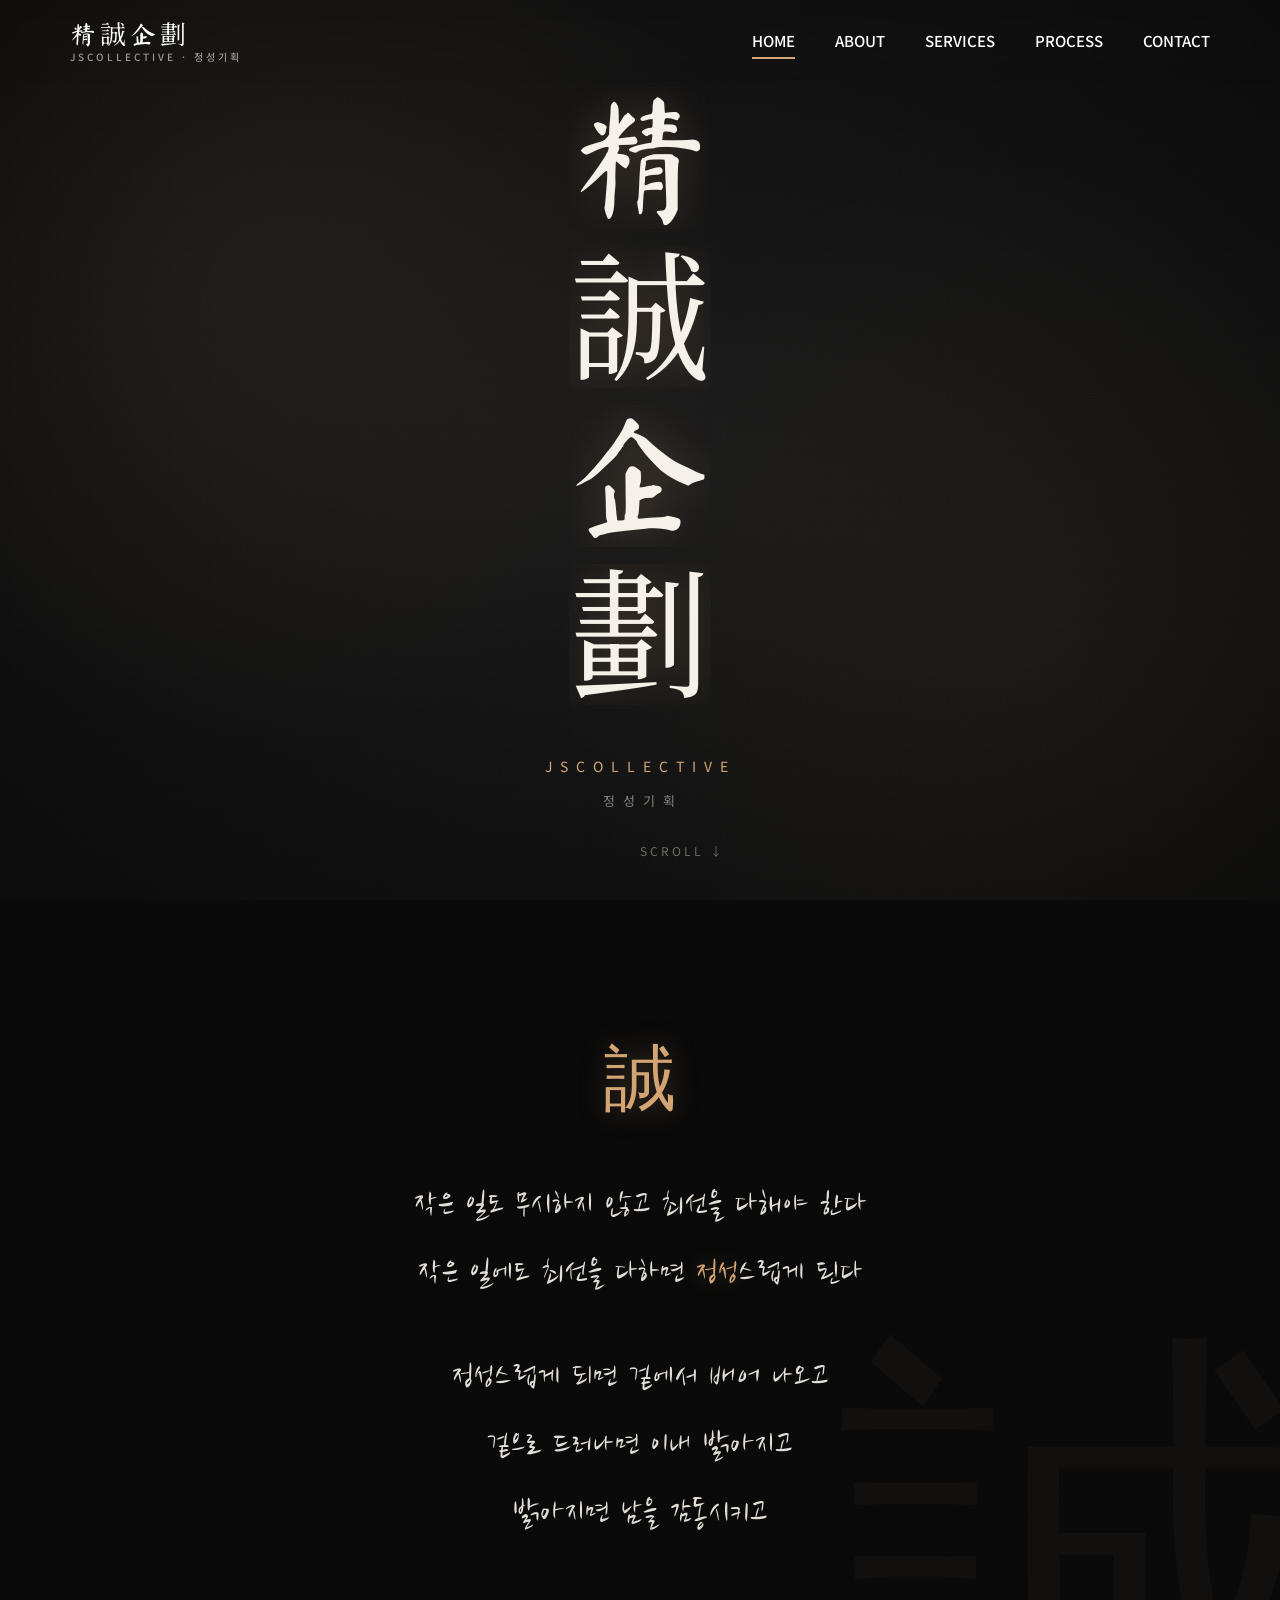
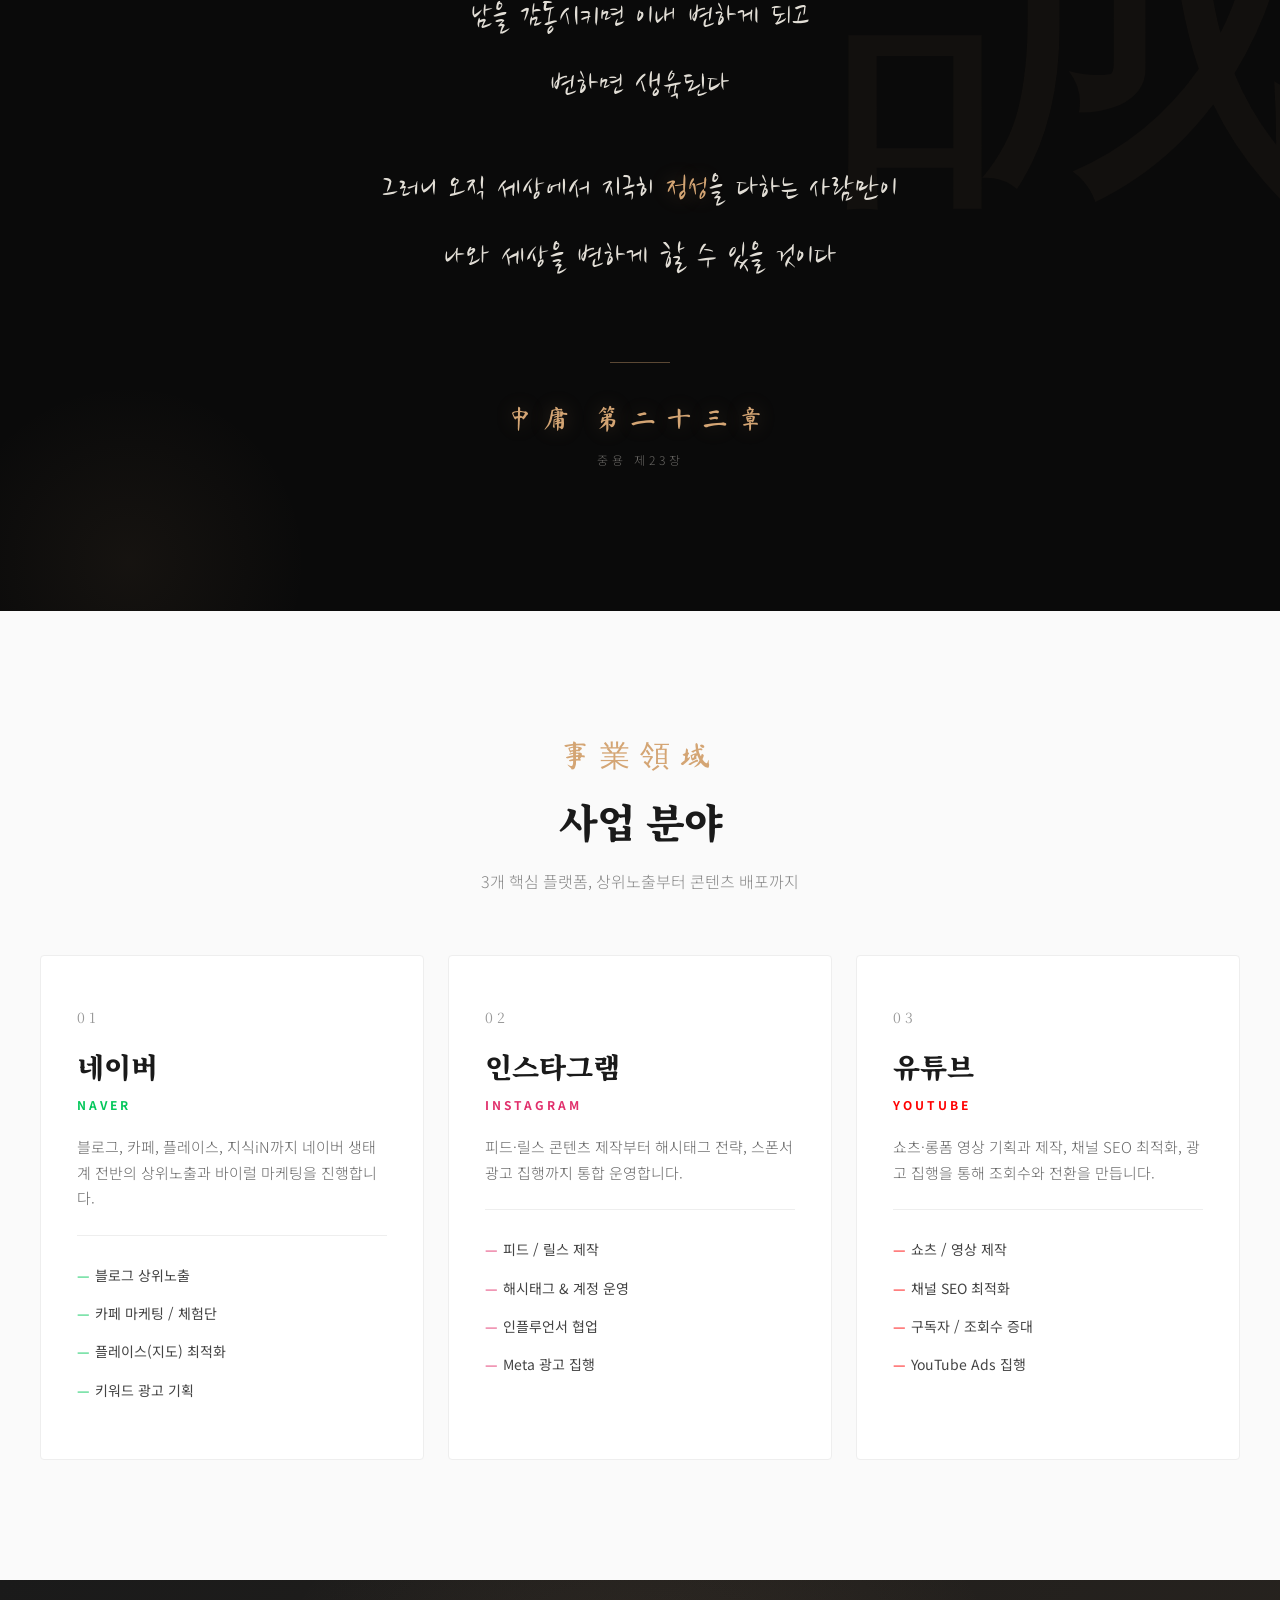
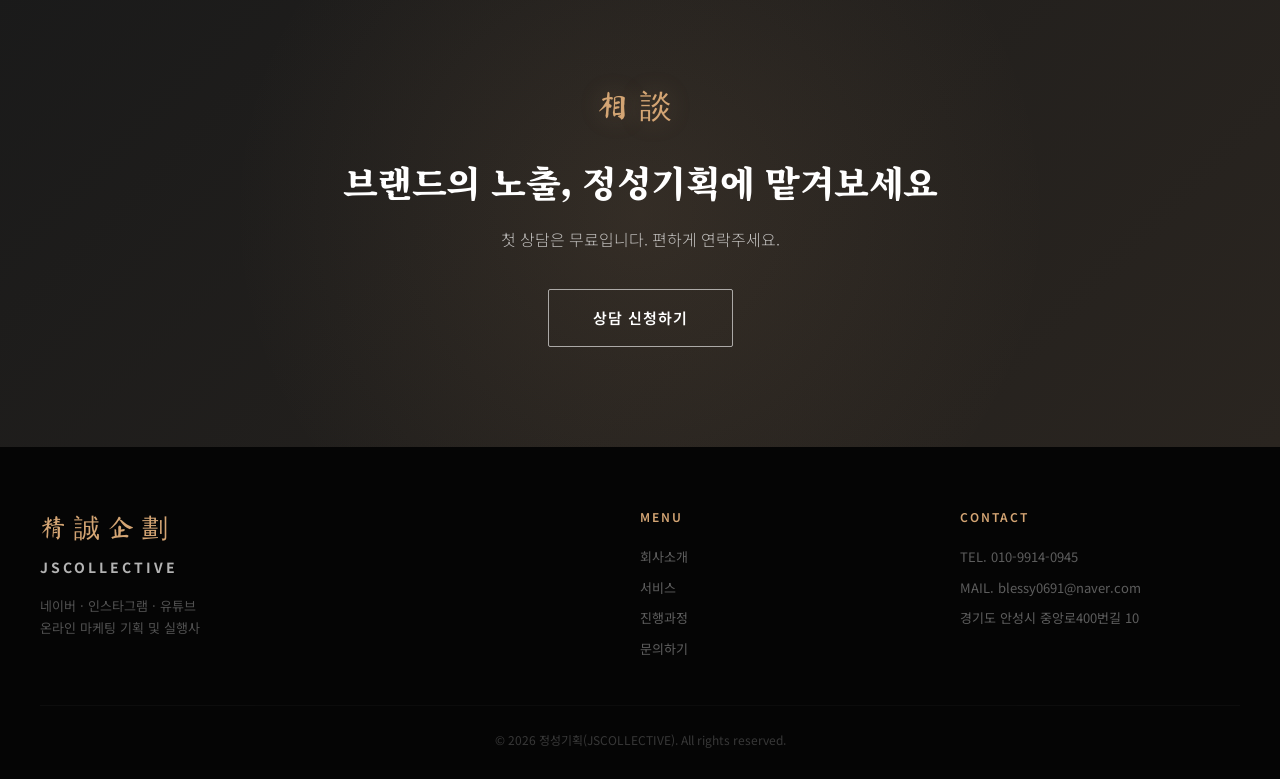
<file: test/index.html>
<!DOCTYPE html>
<html lang="ko">
<head>
<meta charset="UTF-8">
<meta name="viewport" content="width=device-width, initial-scale=1.0">
<title>정성기획 精誠企劃 | JSCOLLECTIVE</title>
<meta name="description" content="정성기획(JSCOLLECTIVE)은 네이버·인스타그램·유튜브 플랫폼의 상위노출, 콘텐츠 제작 및 광고 전략을 담당하는 온라인 마케팅 전문 회사입니다.">
<meta name="keywords" content="정성기획, JSCOLLECTIVE, 온라인마케팅, 네이버 마케팅, 인스타그램 마케팅, 유튜브 마케팅, 상위노출, 콘텐츠 마케팅">
<link rel="stylesheet" href="styles.css">
</head>
<body>

<header id="header" class="transparent">
  <nav>
    <a href="index.html" class="logo">
      精誠企劃
      <small>JSCOLLECTIVE &middot; 정성기획</small>
    </a>
    <button class="mobile-toggle" onclick="document.getElementById('menu').classList.toggle('open')">☰</button>
    <ul id="menu">
      <li><a href="index.html" class="active">HOME</a></li>
      <li><a href="about.html">ABOUT</a></li>
      <li><a href="services.html">SERVICES</a></li>
      <li><a href="process.html">PROCESS</a></li>
      <li><a href="contact.html">CONTACT</a></li>
    </ul>
  </nav>
</header>

<!-- 한자 붓글씨 인트로 (세로 배치) -->
<section class="hanja-intro">
  <div class="hanja-vertical">
    <span class="char">精</span><span class="char">誠</span><span class="char">企</span><span class="char">劃</span>
  </div>
  <div class="hanja-sub">JSCOLLECTIVE</div>
  <div class="hanja-kr">정 성 기 획</div>
  <div class="scroll-hint">SCROLL ↓</div>
</section>

<!-- 철학 인용: 중용 23장 -->
<section class="intro-statement">
  <div class="philosophy">
    <div class="philo-mark">誠</div>
    <div class="philo-quote">
      <div class="stanza">
        <p>작은 일도 무시하지 않고 최선을 다해야 한다</p>
        <p>작은 일에도 최선을 다하면 <em>정성</em>스럽게 된다</p>
      </div>
      <div class="stanza">
        <p>정성스럽게 되면 겉에서 배어 나오고</p>
        <p>겉으로 드러나면 이내 밝아지고</p>
        <p>밝아지면 남을 감동시키고</p>
      </div>
      <div class="stanza">
        <p>남을 감동시키면 이내 변하게 되고</p>
        <p>변하면 생육된다</p>
      </div>
      <div class="stanza">
        <p>그러니 오직 세상에서 지극히 <em>정성</em>을 다하는 사람만이</p>
        <p>나와 세상을 변하게 할 수 있을 것이다</p>
      </div>
    </div>
    <div class="philo-sign">
      <span class="hanja">中庸 第二十三章</span>
      <span class="kr">중용 제23장</span>
    </div>
  </div>
</section>

<!-- 3개 플랫폼 -->
<section class="platforms">
  <div class="container">
    <div class="section-label">事業領域</div>
    <h2 class="section-title">사업 분야</h2>
    <p class="section-subtitle">3개 핵심 플랫폼, 상위노출부터 콘텐츠 배포까지</p>

    <div class="platform-grid">
      <div class="platform-card naver">
        <div class="platform-num">01</div>
        <div class="platform-name">네이버</div>
        <div class="platform-name-en">NAVER</div>
        <p class="platform-desc">블로그, 카페, 플레이스, 지식iN까지 네이버 생태계 전반의 상위노출과 바이럴 마케팅을 진행합니다.</p>
        <ul class="platform-list">
          <li>블로그 상위노출</li>
          <li>카페 마케팅 / 체험단</li>
          <li>플레이스(지도) 최적화</li>
          <li>키워드 광고 기획</li>
        </ul>
      </div>

      <div class="platform-card insta">
        <div class="platform-num">02</div>
        <div class="platform-name">인스타그램</div>
        <div class="platform-name-en">INSTAGRAM</div>
        <p class="platform-desc">피드·릴스 콘텐츠 제작부터 해시태그 전략, 스폰서 광고 집행까지 통합 운영합니다.</p>
        <ul class="platform-list">
          <li>피드 / 릴스 제작</li>
          <li>해시태그 &amp; 계정 운영</li>
          <li>인플루언서 협업</li>
          <li>Meta 광고 집행</li>
        </ul>
      </div>

      <div class="platform-card youtube">
        <div class="platform-num">03</div>
        <div class="platform-name">유튜브</div>
        <div class="platform-name-en">YOUTUBE</div>
        <p class="platform-desc">쇼츠·롱폼 영상 기획과 제작, 채널 SEO 최적화, 광고 집행을 통해 조회수와 전환을 만듭니다.</p>
        <ul class="platform-list">
          <li>쇼츠 / 영상 제작</li>
          <li>채널 SEO 최적화</li>
          <li>구독자 / 조회수 증대</li>
          <li>YouTube Ads 집행</li>
        </ul>
      </div>
    </div>
  </div>
</section>

<!-- CTA -->
<section class="cta-band">
  <div class="hanja-small">相談</div>
  <h2>브랜드의 노출, 정성기획에 맡겨보세요</h2>
  <p>첫 상담은 무료입니다. 편하게 연락주세요.</p>
  <a href="contact.html" class="btn btn-outline">상담 신청하기</a>
</section>

<!-- Footer -->
<footer>
  <div class="footer-grid">
    <div class="footer-brand">
      <div class="hanja-small">精誠企劃</div>
      <div class="brand-en">JSCOLLECTIVE</div>
      <p>네이버 · 인스타그램 · 유튜브<br>온라인 마케팅 기획 및 실행사</p>
    </div>
    <div class="footer-col">
      <h5>MENU</h5>
      <ul>
        <li><a href="about.html">회사소개</a></li>
        <li><a href="services.html">서비스</a></li>
        <li><a href="process.html">진행과정</a></li>
        <li><a href="contact.html">문의하기</a></li>
      </ul>
    </div>
    <div class="footer-col">
      <h5>CONTACT</h5>
      <ul>
        <li>TEL. 010-9914-0945</li>
        <li>MAIL. blessy0691@naver.com</li>
        <li>경기도 안성시 중앙로400번길 10</li>
      </ul>
    </div>
  </div>
  <div class="footer-bottom">
    © 2026 정성기획(JSCOLLECTIVE). All rights reserved.
  </div>
</footer>

<script>
  // Header transparent only on hero
  const header = document.getElementById('header');
  const hero = document.querySelector('.hanja-intro');
  window.addEventListener('scroll', () => {
    const heroBottom = hero.offsetTop + hero.offsetHeight - 80;
    if (window.scrollY < heroBottom) {
      header.classList.add('transparent');
    } else {
      header.classList.remove('transparent');
    }
  });
</script>

</body>
</html>
</file>
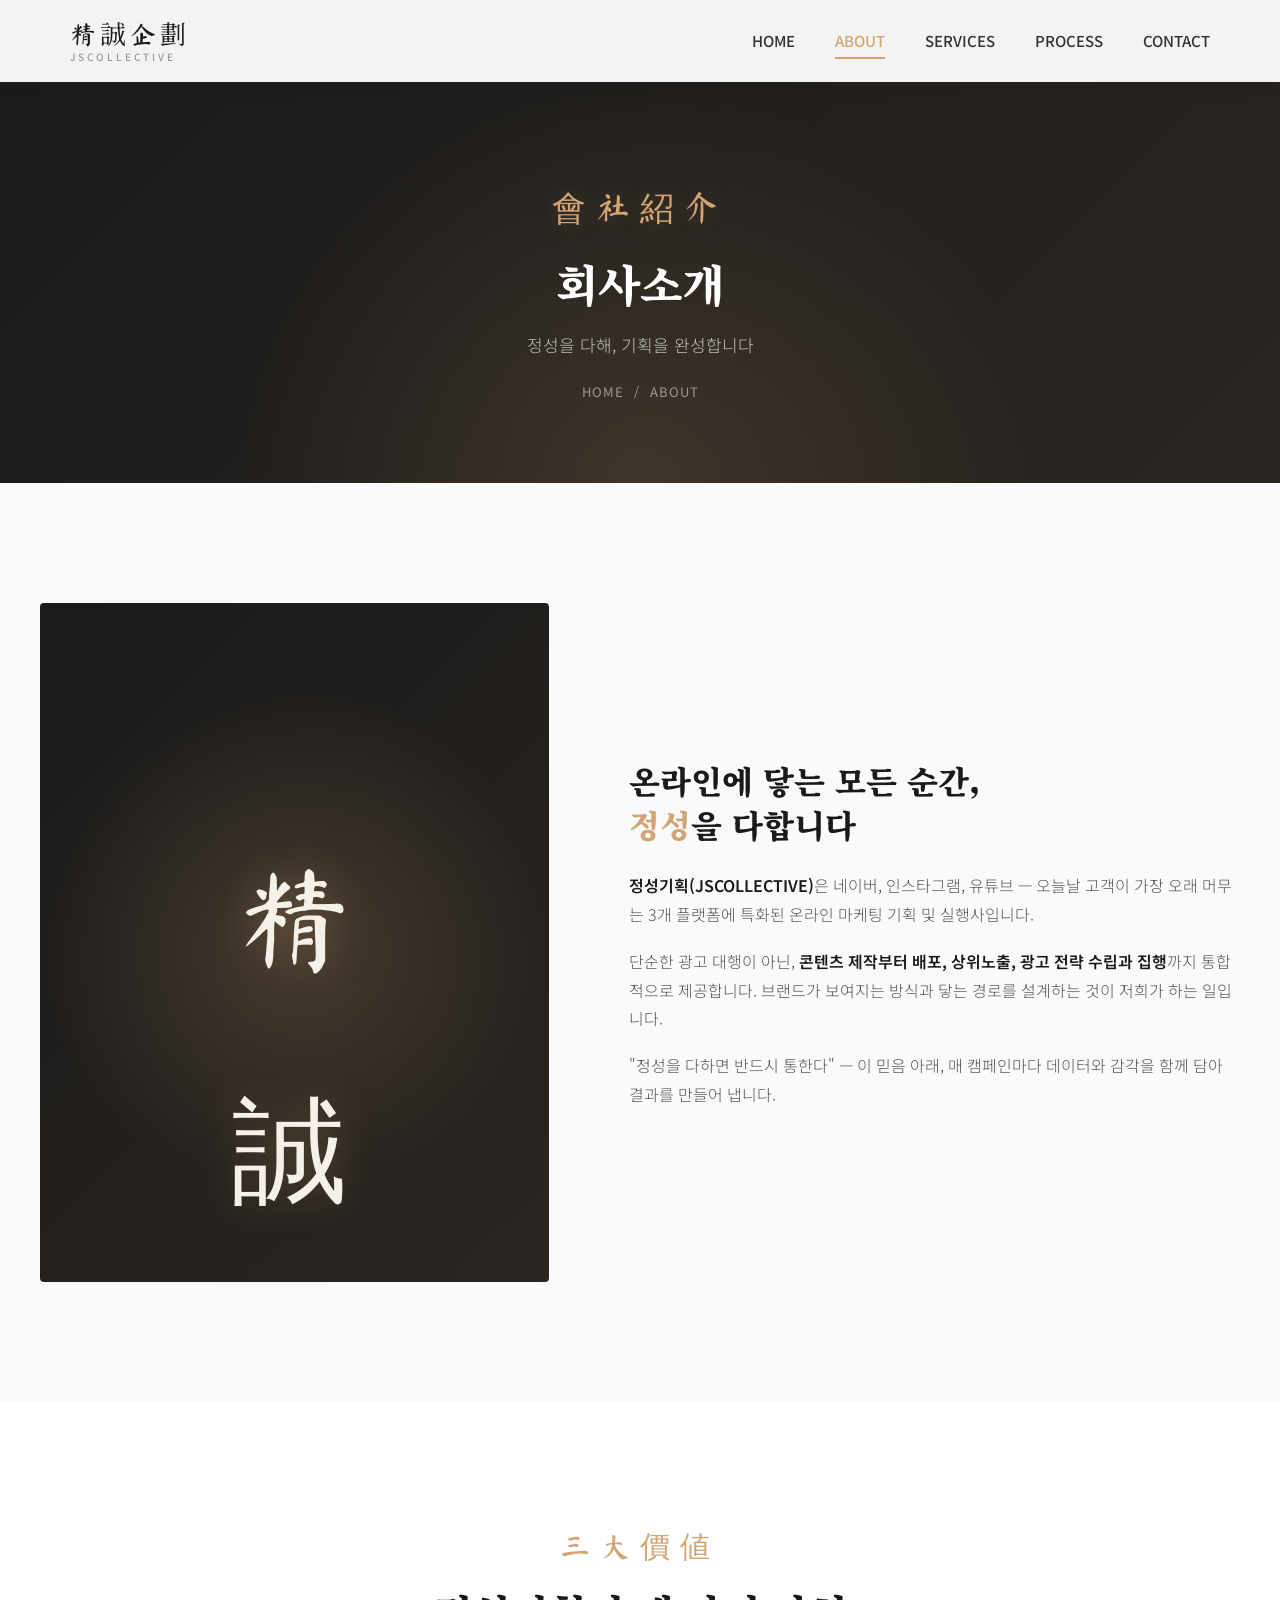
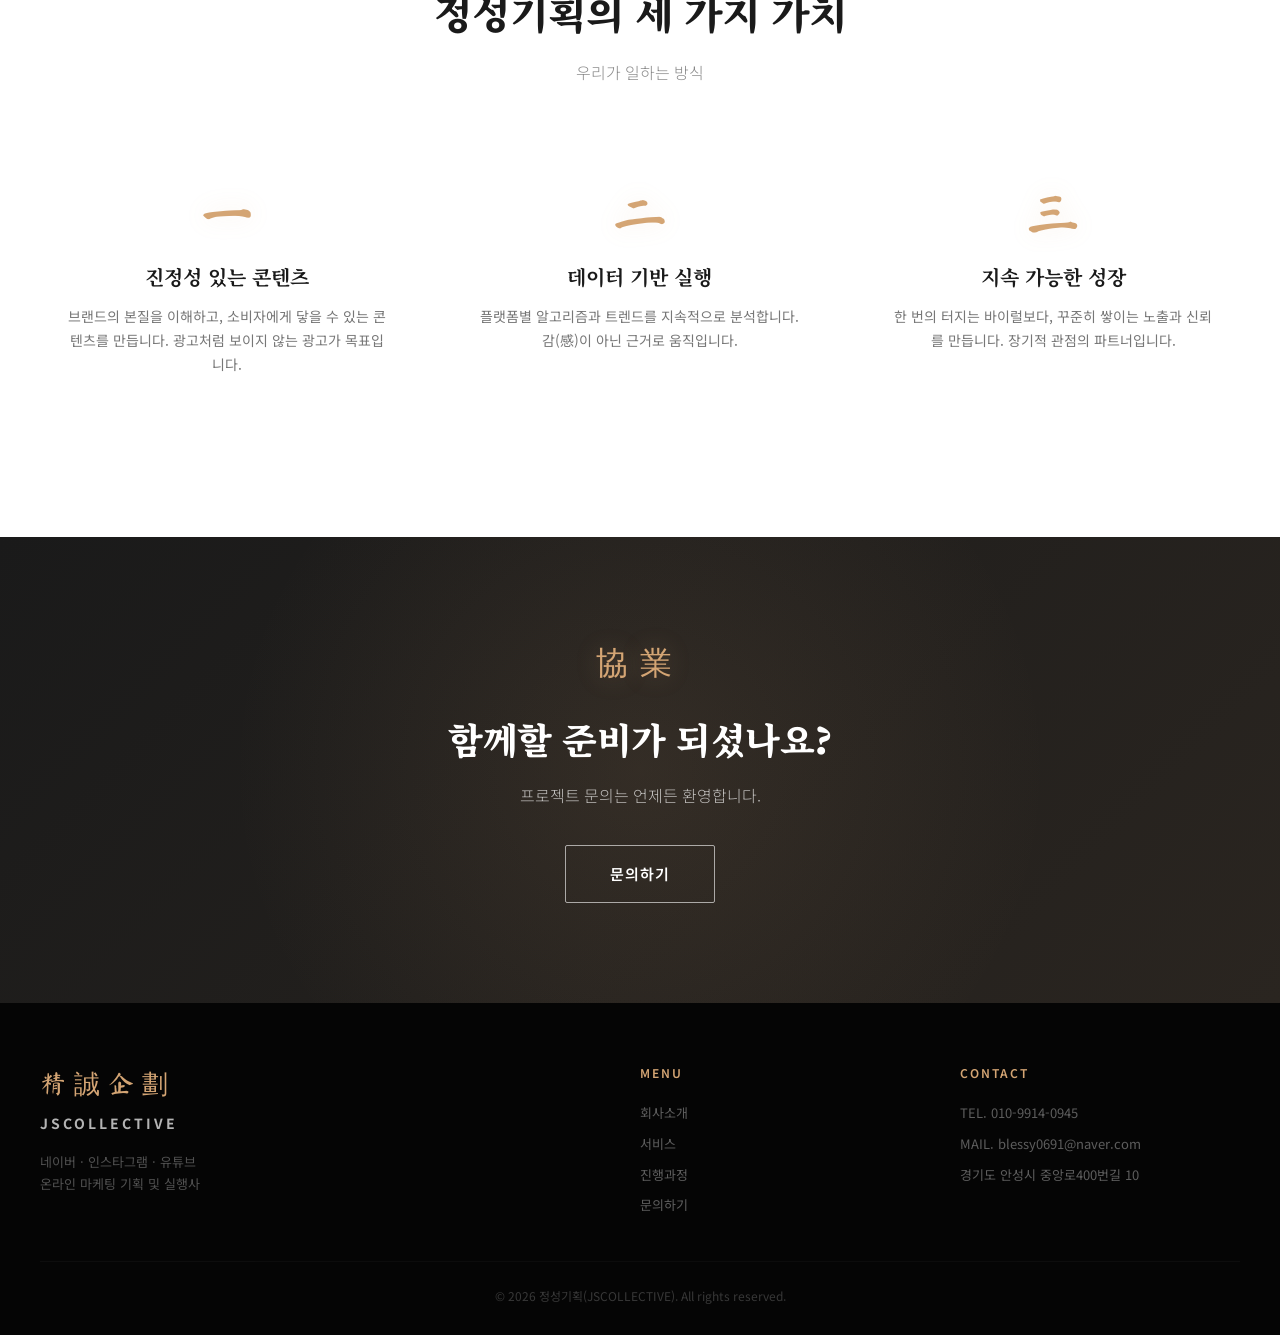
<file: test/about.html>
<!DOCTYPE html>
<html lang="ko">
<head>
<meta charset="UTF-8">
<meta name="viewport" content="width=device-width, initial-scale=1.0">
<title>회사소개 | 정성기획 精誠企劃</title>
<meta name="description" content="정성기획(JSCOLLECTIVE)은 온라인 마케팅 전문 기획사입니다. 네이버, 인스타그램, 유튜브 플랫폼에 특화된 콘텐츠 마케팅을 제공합니다.">
<link rel="stylesheet" href="styles.css">
</head>
<body>

<header id="header">
  <nav>
    <a href="index.html" class="logo">
      精誠企劃
      <small>JSCOLLECTIVE</small>
    </a>
    <button class="mobile-toggle" onclick="document.getElementById('menu').classList.toggle('open')">☰</button>
    <ul id="menu">
      <li><a href="index.html">HOME</a></li>
      <li><a href="about.html" class="active">ABOUT</a></li>
      <li><a href="services.html">SERVICES</a></li>
      <li><a href="process.html">PROCESS</a></li>
      <li><a href="contact.html">CONTACT</a></li>
    </ul>
  </nav>
</header>

<section class="page-hero">
  <div class="page-hero-inner">
    <div class="hanja-small">會社紹介</div>
    <h1>회사소개</h1>
    <p>정성을 다해, 기획을 완성합니다</p>
    <div class="breadcrumb"><a href="index.html">HOME</a> &nbsp;/&nbsp; ABOUT</div>
  </div>
</section>

<section>
  <div class="container">
    <div class="about-grid">
      <div class="about-visual">
        <div class="hanja-big">精誠</div>
      </div>
      <div class="about-text">
        <h3>온라인에 닿는 모든 순간,<br><span>정성</span>을 다합니다</h3>
        <p><strong>정성기획(JSCOLLECTIVE)</strong>은 네이버, 인스타그램, 유튜브 — 오늘날 고객이 가장 오래 머무는 3개 플랫폼에 특화된 온라인 마케팅 기획 및 실행사입니다.</p>
        <p>단순한 광고 대행이 아닌, <strong>콘텐츠 제작부터 배포, 상위노출, 광고 전략 수립과 집행</strong>까지 통합적으로 제공합니다. 브랜드가 보여지는 방식과 닿는 경로를 설계하는 것이 저희가 하는 일입니다.</p>
        <p>"정성을 다하면 반드시 통한다" — 이 믿음 아래, 매 캠페인마다 데이터와 감각을 함께 담아 결과를 만들어 냅니다.</p>
      </div>
    </div>
  </div>
</section>

<section style="background: white;">
  <div class="container">
    <div class="section-label">三大價値</div>
    <h2 class="section-title">정성기획의 세 가지 가치</h2>
    <p class="section-subtitle">우리가 일하는 방식</p>

    <div class="values-grid">
      <div class="value-item">
        <div class="num">一</div>
        <h4>진정성 있는 콘텐츠</h4>
        <p>브랜드의 본질을 이해하고, 소비자에게 닿을 수 있는 콘텐츠를 만듭니다. 광고처럼 보이지 않는 광고가 목표입니다.</p>
      </div>
      <div class="value-item">
        <div class="num">二</div>
        <h4>데이터 기반 실행</h4>
        <p>플랫폼별 알고리즘과 트렌드를 지속적으로 분석합니다. 감(感)이 아닌 근거로 움직입니다.</p>
      </div>
      <div class="value-item">
        <div class="num">三</div>
        <h4>지속 가능한 성장</h4>
        <p>한 번의 터지는 바이럴보다, 꾸준히 쌓이는 노출과 신뢰를 만듭니다. 장기적 관점의 파트너입니다.</p>
      </div>
    </div>
  </div>
</section>

<section class="cta-band">
  <div class="hanja-small">協業</div>
  <h2>함께할 준비가 되셨나요?</h2>
  <p>프로젝트 문의는 언제든 환영합니다.</p>
  <a href="contact.html" class="btn btn-outline">문의하기</a>
</section>

<footer>
  <div class="footer-grid">
    <div class="footer-brand">
      <div class="hanja-small">精誠企劃</div>
      <div class="brand-en">JSCOLLECTIVE</div>
      <p>네이버 · 인스타그램 · 유튜브<br>온라인 마케팅 기획 및 실행사</p>
    </div>
    <div class="footer-col">
      <h5>MENU</h5>
      <ul>
        <li><a href="about.html">회사소개</a></li>
        <li><a href="services.html">서비스</a></li>
        <li><a href="process.html">진행과정</a></li>
        <li><a href="contact.html">문의하기</a></li>
      </ul>
    </div>
    <div class="footer-col">
      <h5>CONTACT</h5>
      <ul>
        <li>TEL. 010-9914-0945</li>
        <li>MAIL. blessy0691@naver.com</li>
        <li>경기도 안성시 중앙로400번길 10</li>
      </ul>
    </div>
  </div>
  <div class="footer-bottom">
    © 2026 정성기획(JSCOLLECTIVE). All rights reserved.
  </div>
</footer>

</body>
</html>
</file>
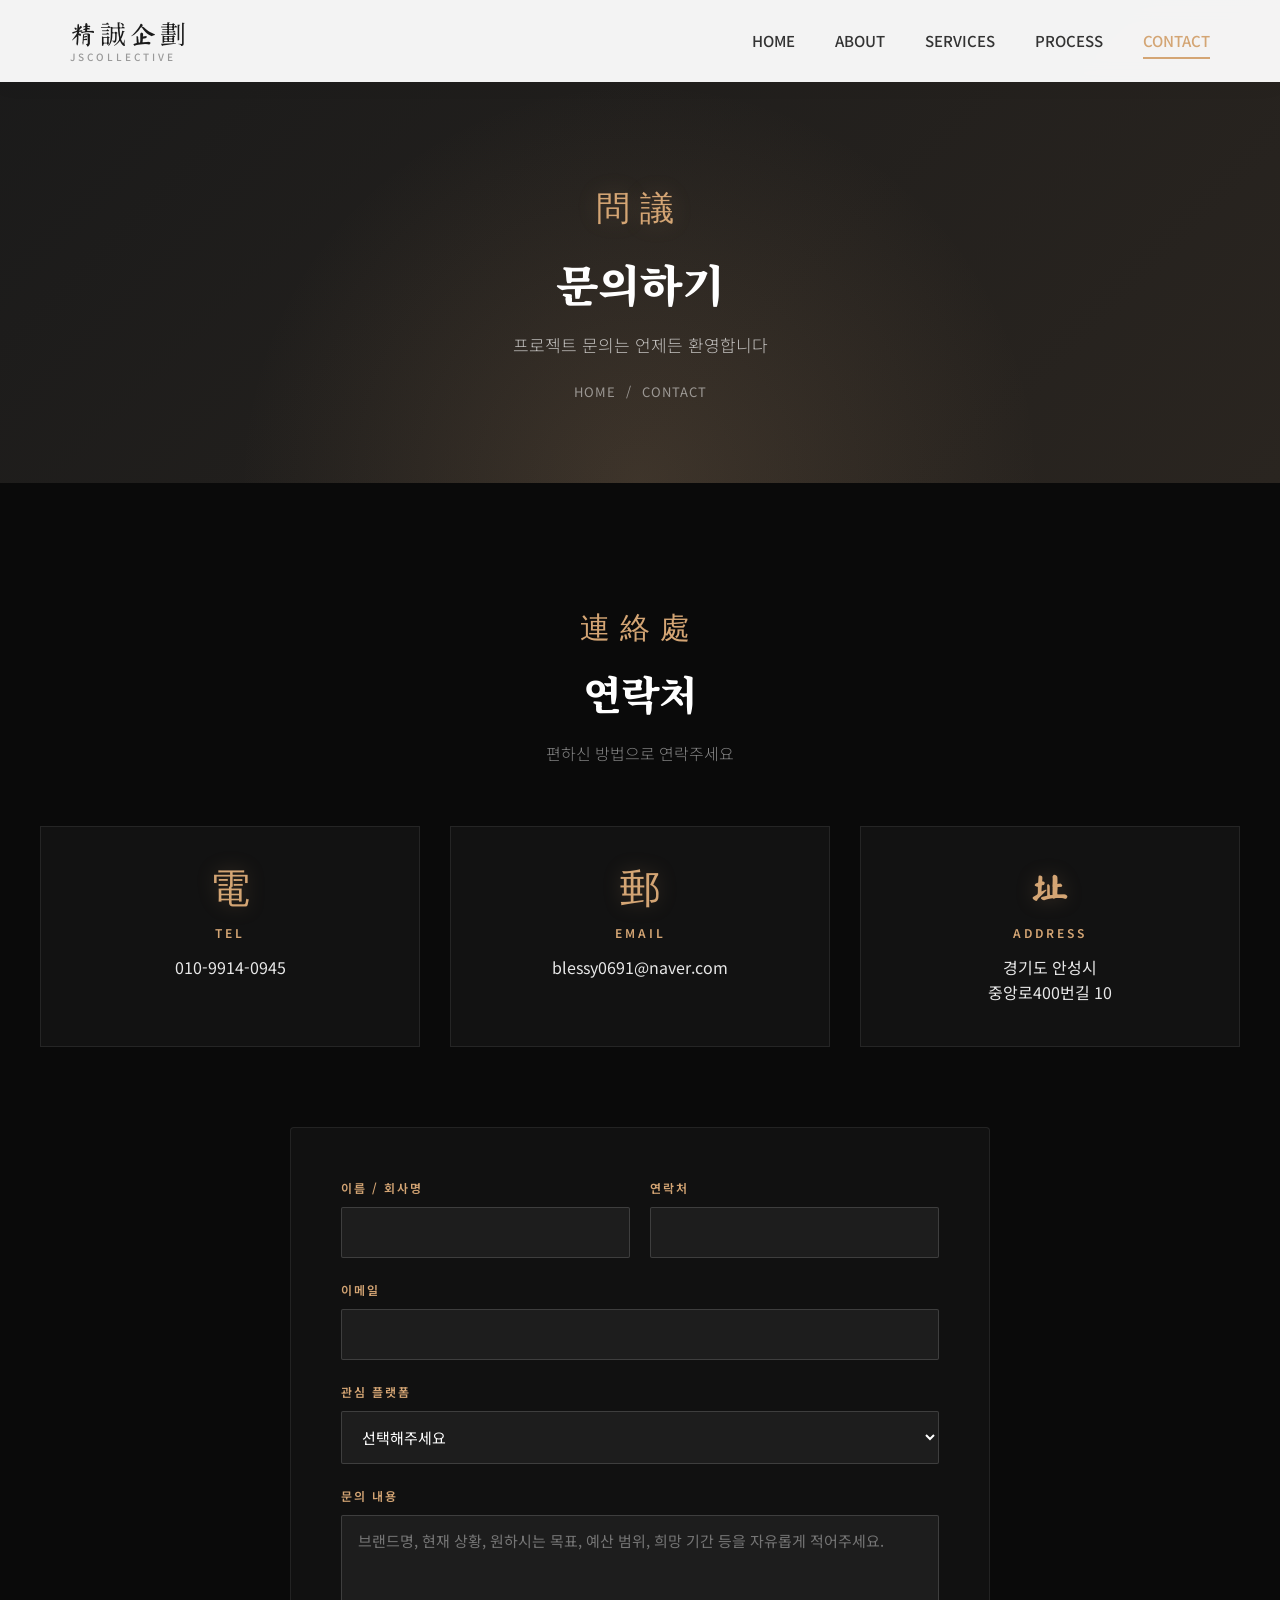
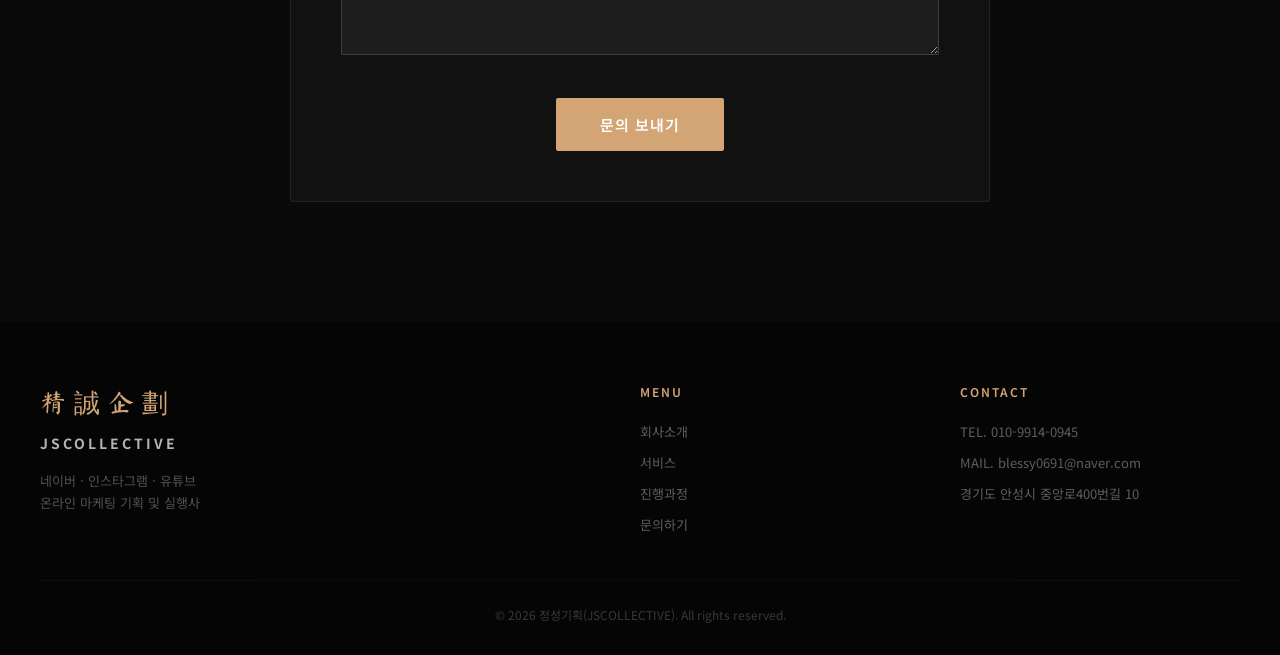
<file: test/contact.html>
<!DOCTYPE html>
<html lang="ko">
<head>
<meta charset="UTF-8">
<meta name="viewport" content="width=device-width, initial-scale=1.0">
<title>문의하기 | 정성기획 精誠企劃</title>
<meta name="description" content="정성기획(JSCOLLECTIVE)에 프로젝트 문의를 남겨주세요. 전화, 이메일, 문의 양식으로 연락 가능합니다.">
<link rel="stylesheet" href="styles.css">
</head>
<body>

<header id="header">
  <nav>
    <a href="index.html" class="logo">
      精誠企劃
      <small>JSCOLLECTIVE</small>
    </a>
    <button class="mobile-toggle" onclick="document.getElementById('menu').classList.toggle('open')">☰</button>
    <ul id="menu">
      <li><a href="index.html">HOME</a></li>
      <li><a href="about.html">ABOUT</a></li>
      <li><a href="services.html">SERVICES</a></li>
      <li><a href="process.html">PROCESS</a></li>
      <li><a href="contact.html" class="active">CONTACT</a></li>
    </ul>
  </nav>
</header>

<section class="page-hero">
  <div class="page-hero-inner">
    <div class="hanja-small">問議</div>
    <h1>문의하기</h1>
    <p>프로젝트 문의는 언제든 환영합니다</p>
    <div class="breadcrumb"><a href="index.html">HOME</a> &nbsp;/&nbsp; CONTACT</div>
  </div>
</section>

<section class="contact-bg">
  <div class="container">
    <div class="section-label" style="color:#d4a574;">連絡處</div>
    <h2 class="section-title">연락처</h2>
    <p class="section-subtitle">편하신 방법으로 연락주세요</p>

    <div class="contact-info">
      <div class="contact-item">
        <div class="ico">電</div>
        <h4>TEL</h4>
        <p><a href="tel:010-9914-0945">010-9914-0945</a></p>
      </div>
      <div class="contact-item">
        <div class="ico">郵</div>
        <h4>EMAIL</h4>
        <p><a href="mailto:blessy0691@naver.com">blessy0691@naver.com</a></p>
      </div>
      <div class="contact-item">
        <div class="ico">址</div>
        <h4>ADDRESS</h4>
        <p>경기도 안성시<br>중앙로400번길 10</p>
      </div>
    </div>

    <form class="contact-form" onsubmit="handleSubmit(event)">
      <div class="form-row-2">
        <div class="form-row">
          <label for="name">이름 / 회사명</label>
          <input type="text" id="name" name="name" required>
        </div>
        <div class="form-row">
          <label for="phone">연락처</label>
          <input type="tel" id="phone" name="phone" required>
        </div>
      </div>
      <div class="form-row">
        <label for="email">이메일</label>
        <input type="email" id="email" name="email" required>
      </div>
      <div class="form-row">
        <label for="platform">관심 플랫폼</label>
        <select id="platform" name="platform">
          <option value="">선택해주세요</option>
          <option value="naver">네이버</option>
          <option value="instagram">인스타그램</option>
          <option value="youtube">유튜브</option>
          <option value="all">3개 플랫폼 통합</option>
          <option value="consult">상담 먼저 받고 싶어요</option>
        </select>
      </div>
      <div class="form-row">
        <label for="message">문의 내용</label>
        <textarea id="message" name="message" required placeholder="브랜드명, 현재 상황, 원하시는 목표, 예산 범위, 희망 기간 등을 자유롭게 적어주세요."></textarea>
      </div>
      <div style="text-align: center; margin-top: 36px;">
        <button type="submit" class="btn">문의 보내기</button>
      </div>
    </form>
  </div>
</section>

<footer>
  <div class="footer-grid">
    <div class="footer-brand">
      <div class="hanja-small">精誠企劃</div>
      <div class="brand-en">JSCOLLECTIVE</div>
      <p>네이버 · 인스타그램 · 유튜브<br>온라인 마케팅 기획 및 실행사</p>
    </div>
    <div class="footer-col">
      <h5>MENU</h5>
      <ul>
        <li><a href="about.html">회사소개</a></li>
        <li><a href="services.html">서비스</a></li>
        <li><a href="process.html">진행과정</a></li>
        <li><a href="contact.html">문의하기</a></li>
      </ul>
    </div>
    <div class="footer-col">
      <h5>CONTACT</h5>
      <ul>
        <li>TEL. 010-9914-0945</li>
        <li>MAIL. blessy0691@naver.com</li>
        <li>경기도 안성시 중앙로400번길 10</li>
      </ul>
    </div>
  </div>
  <div class="footer-bottom">
    © 2026 정성기획(JSCOLLECTIVE). All rights reserved.
  </div>
</footer>

<script>
  function handleSubmit(e) {
    e.preventDefault();
    alert('문의가 접수되었습니다.\n빠른 시일 내에 답변드리겠습니다.\n\n※ 현재는 정적 사이트로, 실제 전송은 백엔드 연동 후 활성화됩니다.\n급한 문의는 010-9914-0945로 연락 부탁드립니다.');
    e.target.reset();
  }
</script>

</body>
</html>
</file>
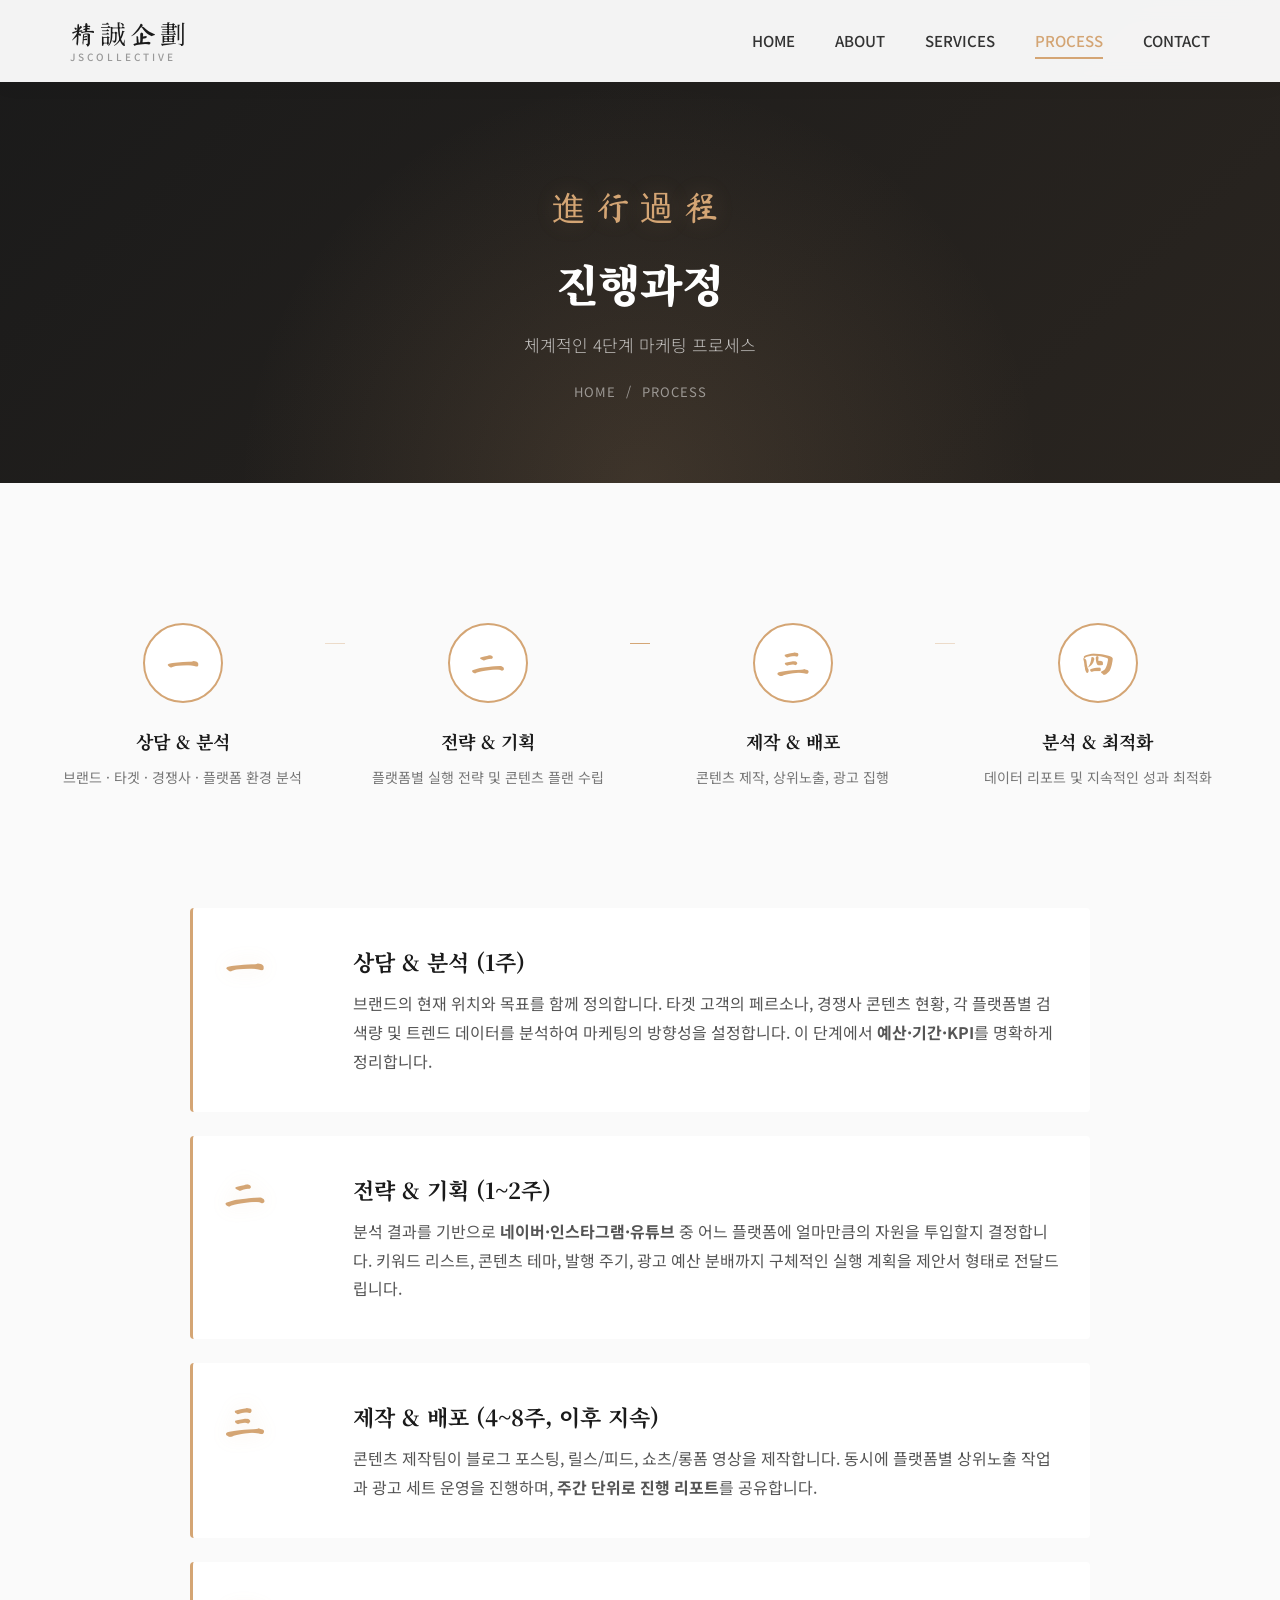
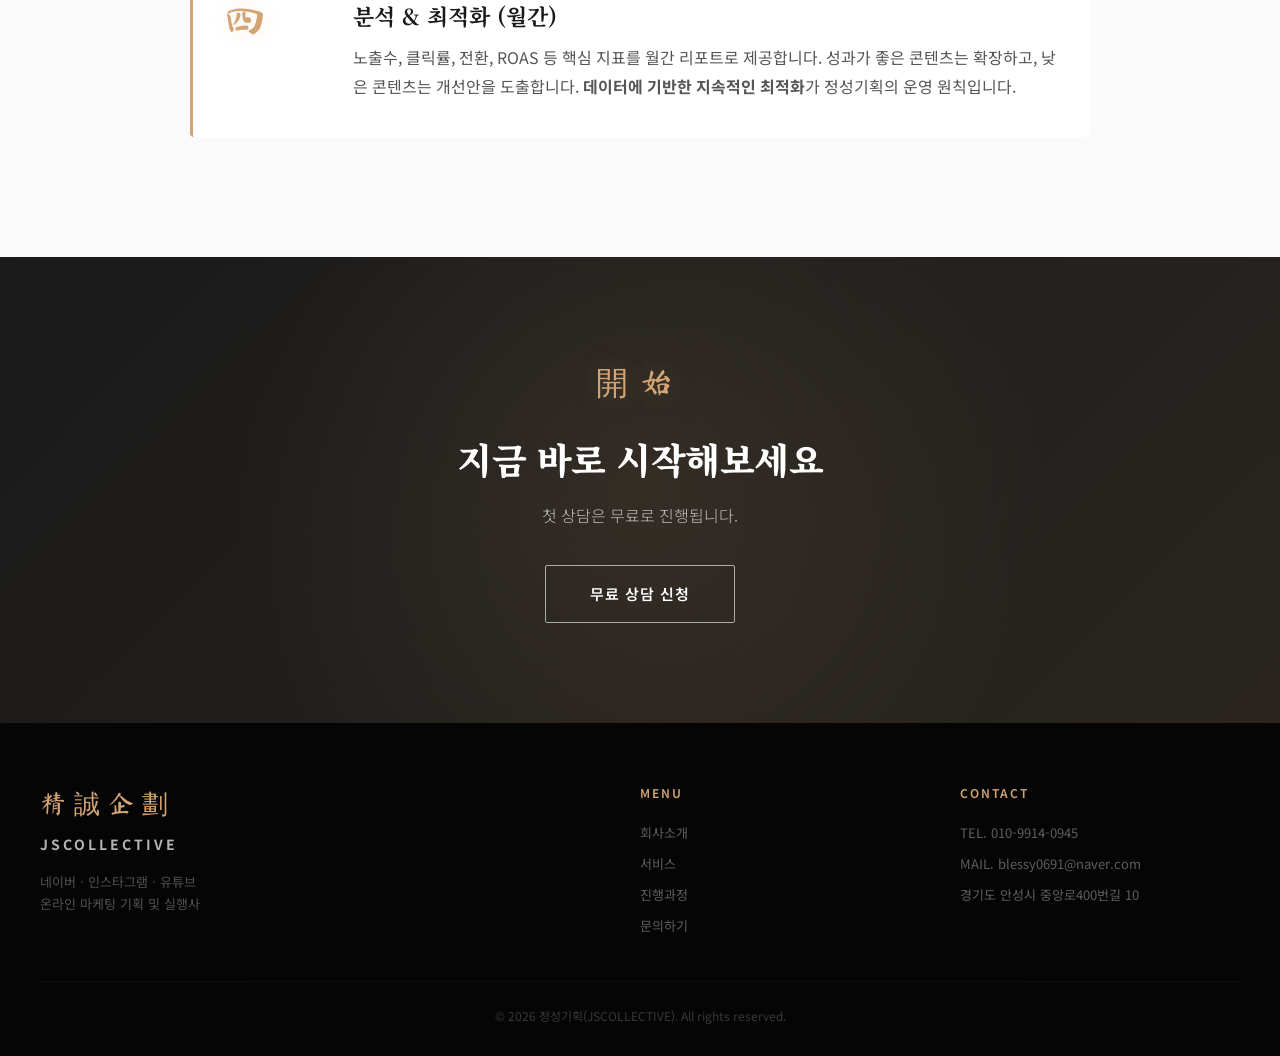
<file: test/process.html>
<!DOCTYPE html>
<html lang="ko">
<head>
<meta charset="UTF-8">
<meta name="viewport" content="width=device-width, initial-scale=1.0">
<title>진행과정 | 정성기획 精誠企劃</title>
<meta name="description" content="상담부터 성과 리포트까지, 정성기획의 4단계 온라인 마케팅 실행 프로세스.">
<link rel="stylesheet" href="styles.css">
</head>
<body>

<header id="header">
  <nav>
    <a href="index.html" class="logo">
      精誠企劃
      <small>JSCOLLECTIVE</small>
    </a>
    <button class="mobile-toggle" onclick="document.getElementById('menu').classList.toggle('open')">☰</button>
    <ul id="menu">
      <li><a href="index.html">HOME</a></li>
      <li><a href="about.html">ABOUT</a></li>
      <li><a href="services.html">SERVICES</a></li>
      <li><a href="process.html" class="active">PROCESS</a></li>
      <li><a href="contact.html">CONTACT</a></li>
    </ul>
  </nav>
</header>

<section class="page-hero">
  <div class="page-hero-inner">
    <div class="hanja-small">進行過程</div>
    <h1>진행과정</h1>
    <p>체계적인 4단계 마케팅 프로세스</p>
    <div class="breadcrumb"><a href="index.html">HOME</a> &nbsp;/&nbsp; PROCESS</div>
  </div>
</section>

<section>
  <div class="container">
    <div class="process-steps">
      <div class="step">
        <div class="step-num">一</div>
        <h4>상담 &amp; 분석</h4>
        <p>브랜드 · 타겟 · 경쟁사 · 플랫폼 환경 분석</p>
      </div>
      <div class="step">
        <div class="step-num">二</div>
        <h4>전략 &amp; 기획</h4>
        <p>플랫폼별 실행 전략 및 콘텐츠 플랜 수립</p>
      </div>
      <div class="step">
        <div class="step-num">三</div>
        <h4>제작 &amp; 배포</h4>
        <p>콘텐츠 제작, 상위노출, 광고 집행</p>
      </div>
      <div class="step">
        <div class="step-num">四</div>
        <h4>분석 &amp; 최적화</h4>
        <p>데이터 리포트 및 지속적인 성과 최적화</p>
      </div>
    </div>

    <div class="process-detail">
      <div class="detail-block">
        <div class="step-label">一</div>
        <div>
          <h4>상담 &amp; 분석 (1주)</h4>
          <p>브랜드의 현재 위치와 목표를 함께 정의합니다. 타겟 고객의 페르소나, 경쟁사 콘텐츠 현황, 각 플랫폼별 검색량 및 트렌드 데이터를 분석하여 마케팅의 방향성을 설정합니다. 이 단계에서 <strong>예산·기간·KPI</strong>를 명확하게 정리합니다.</p>
        </div>
      </div>
      <div class="detail-block">
        <div class="step-label">二</div>
        <div>
          <h4>전략 &amp; 기획 (1~2주)</h4>
          <p>분석 결과를 기반으로 <strong>네이버·인스타그램·유튜브</strong> 중 어느 플랫폼에 얼마만큼의 자원을 투입할지 결정합니다. 키워드 리스트, 콘텐츠 테마, 발행 주기, 광고 예산 분배까지 구체적인 실행 계획을 제안서 형태로 전달드립니다.</p>
        </div>
      </div>
      <div class="detail-block">
        <div class="step-label">三</div>
        <div>
          <h4>제작 &amp; 배포 (4~8주, 이후 지속)</h4>
          <p>콘텐츠 제작팀이 블로그 포스팅, 릴스/피드, 쇼츠/롱폼 영상을 제작합니다. 동시에 플랫폼별 상위노출 작업과 광고 세트 운영을 진행하며, <strong>주간 단위로 진행 리포트</strong>를 공유합니다.</p>
        </div>
      </div>
      <div class="detail-block">
        <div class="step-label">四</div>
        <div>
          <h4>분석 &amp; 최적화 (월간)</h4>
          <p>노출수, 클릭률, 전환, ROAS 등 핵심 지표를 월간 리포트로 제공합니다. 성과가 좋은 콘텐츠는 확장하고, 낮은 콘텐츠는 개선안을 도출합니다. <strong>데이터에 기반한 지속적인 최적화</strong>가 정성기획의 운영 원칙입니다.</p>
        </div>
      </div>
    </div>
  </div>
</section>

<section class="cta-band">
  <div class="hanja-small">開始</div>
  <h2>지금 바로 시작해보세요</h2>
  <p>첫 상담은 무료로 진행됩니다.</p>
  <a href="contact.html" class="btn btn-outline">무료 상담 신청</a>
</section>

<footer>
  <div class="footer-grid">
    <div class="footer-brand">
      <div class="hanja-small">精誠企劃</div>
      <div class="brand-en">JSCOLLECTIVE</div>
      <p>네이버 · 인스타그램 · 유튜브<br>온라인 마케팅 기획 및 실행사</p>
    </div>
    <div class="footer-col">
      <h5>MENU</h5>
      <ul>
        <li><a href="about.html">회사소개</a></li>
        <li><a href="services.html">서비스</a></li>
        <li><a href="process.html">진행과정</a></li>
        <li><a href="contact.html">문의하기</a></li>
      </ul>
    </div>
    <div class="footer-col">
      <h5>CONTACT</h5>
      <ul>
        <li>TEL. 010-9914-0945</li>
        <li>MAIL. blessy0691@naver.com</li>
        <li>경기도 안성시 중앙로400번길 10</li>
      </ul>
    </div>
  </div>
  <div class="footer-bottom">
    © 2026 정성기획(JSCOLLECTIVE). All rights reserved.
  </div>
</footer>

</body>
</html>
</file>
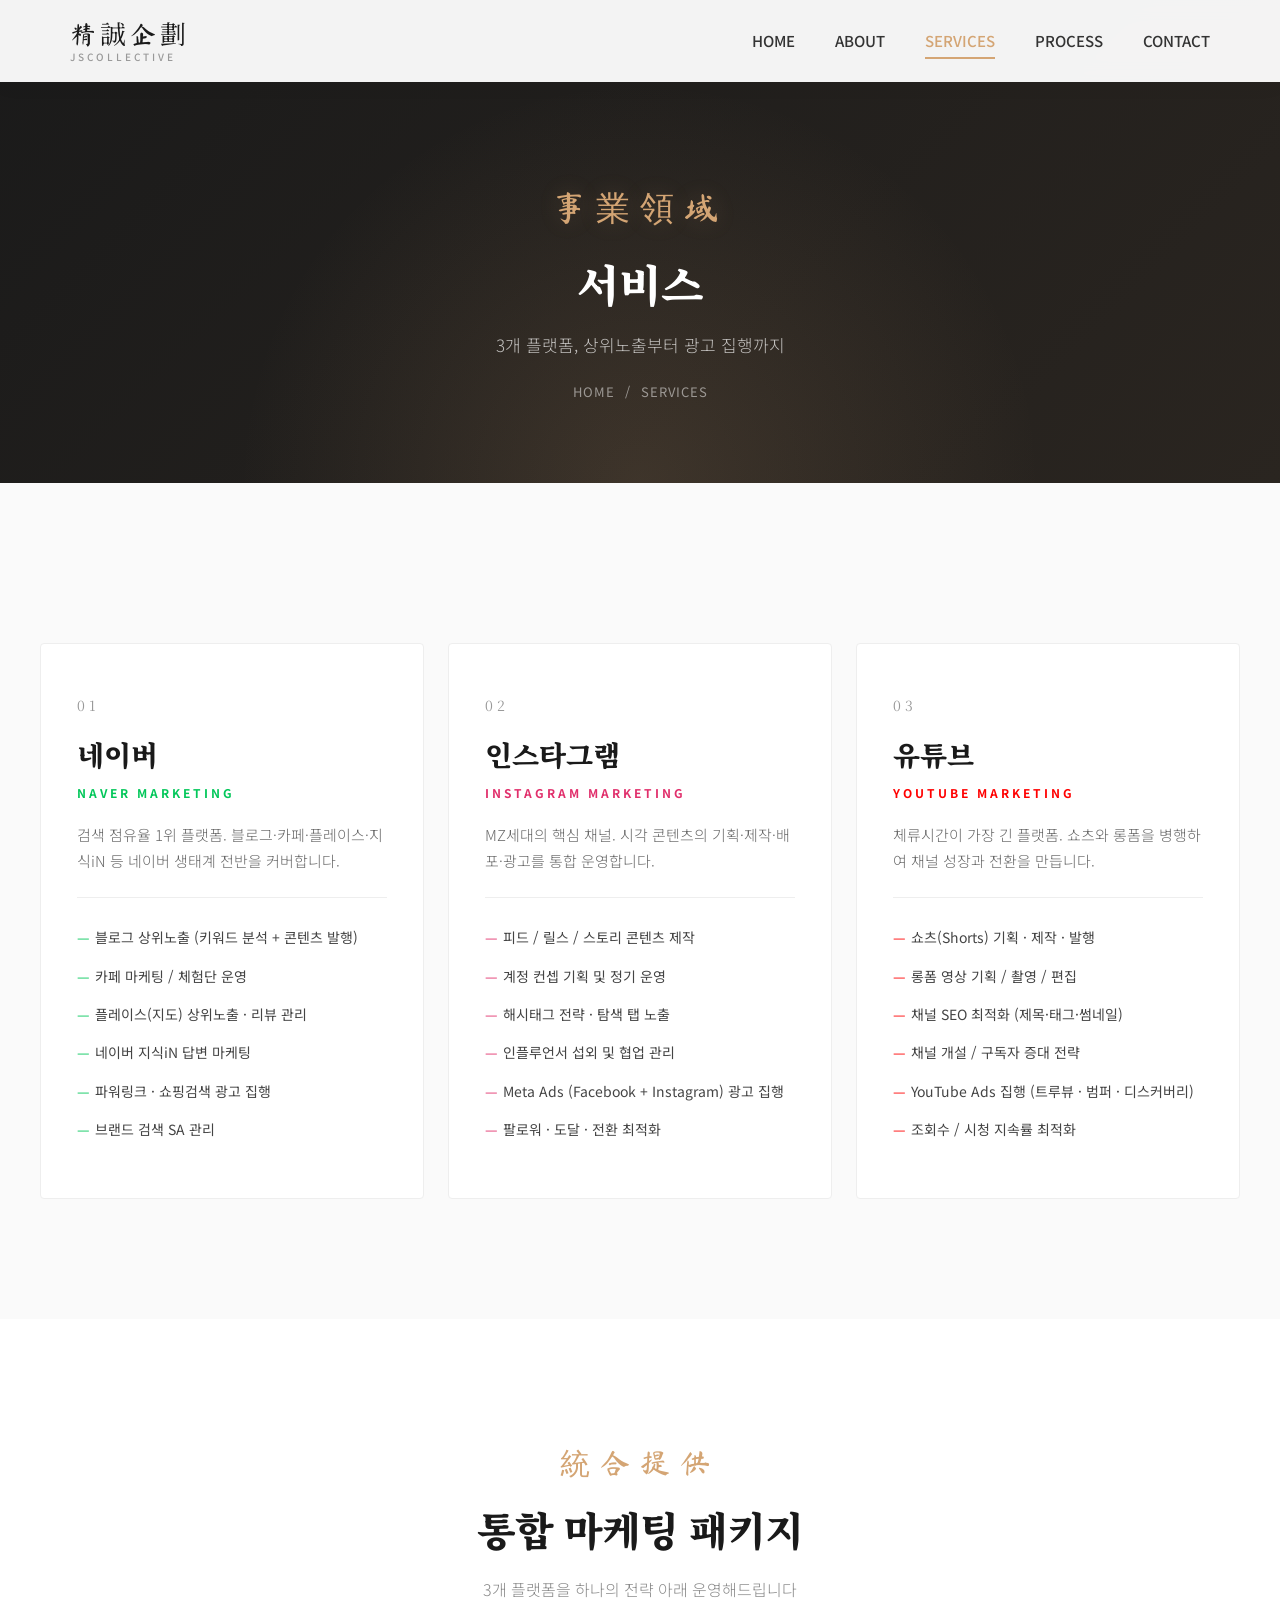
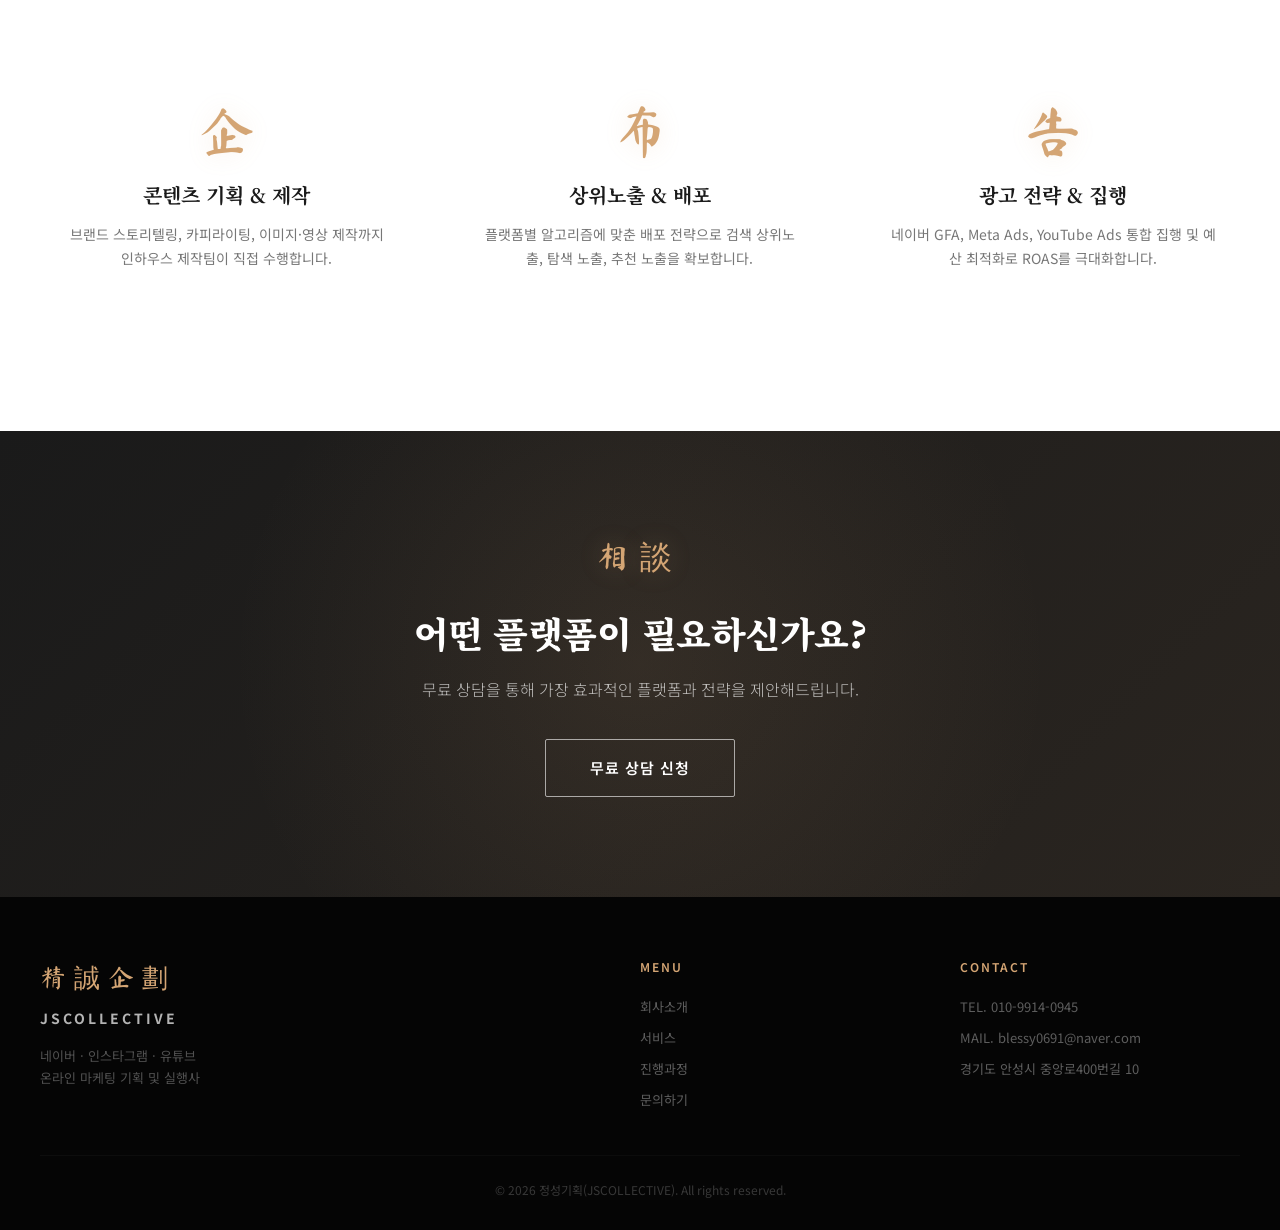
<file: test/services.html>
<!DOCTYPE html>
<html lang="ko">
<head>
<meta charset="UTF-8">
<meta name="viewport" content="width=device-width, initial-scale=1.0">
<title>서비스 | 정성기획 精誠企劃</title>
<meta name="description" content="네이버, 인스타그램, 유튜브 3개 플랫폼에서 상위노출·콘텐츠 제작·광고 집행을 제공하는 정성기획의 전문 서비스.">
<link rel="stylesheet" href="styles.css">
</head>
<body>

<header id="header">
  <nav>
    <a href="index.html" class="logo">
      精誠企劃
      <small>JSCOLLECTIVE</small>
    </a>
    <button class="mobile-toggle" onclick="document.getElementById('menu').classList.toggle('open')">☰</button>
    <ul id="menu">
      <li><a href="index.html">HOME</a></li>
      <li><a href="about.html">ABOUT</a></li>
      <li><a href="services.html" class="active">SERVICES</a></li>
      <li><a href="process.html">PROCESS</a></li>
      <li><a href="contact.html">CONTACT</a></li>
    </ul>
  </nav>
</header>

<section class="page-hero">
  <div class="page-hero-inner">
    <div class="hanja-small">事業領域</div>
    <h1>서비스</h1>
    <p>3개 플랫폼, 상위노출부터 광고 집행까지</p>
    <div class="breadcrumb"><a href="index.html">HOME</a> &nbsp;/&nbsp; SERVICES</div>
  </div>
</section>

<section class="platforms">
  <div class="container">
    <div class="platform-grid">
      <div class="platform-card naver">
        <div class="platform-num">01</div>
        <div class="platform-name">네이버</div>
        <div class="platform-name-en">NAVER MARKETING</div>
        <p class="platform-desc">검색 점유율 1위 플랫폼. 블로그·카페·플레이스·지식iN 등 네이버 생태계 전반을 커버합니다.</p>
        <ul class="platform-list">
          <li>블로그 상위노출 (키워드 분석 + 콘텐츠 발행)</li>
          <li>카페 마케팅 / 체험단 운영</li>
          <li>플레이스(지도) 상위노출 · 리뷰 관리</li>
          <li>네이버 지식iN 답변 마케팅</li>
          <li>파워링크 · 쇼핑검색 광고 집행</li>
          <li>브랜드 검색 SA 관리</li>
        </ul>
      </div>

      <div class="platform-card insta">
        <div class="platform-num">02</div>
        <div class="platform-name">인스타그램</div>
        <div class="platform-name-en">INSTAGRAM MARKETING</div>
        <p class="platform-desc">MZ세대의 핵심 채널. 시각 콘텐츠의 기획·제작·배포·광고를 통합 운영합니다.</p>
        <ul class="platform-list">
          <li>피드 / 릴스 / 스토리 콘텐츠 제작</li>
          <li>계정 컨셉 기획 및 정기 운영</li>
          <li>해시태그 전략 · 탐색 탭 노출</li>
          <li>인플루언서 섭외 및 협업 관리</li>
          <li>Meta Ads (Facebook + Instagram) 광고 집행</li>
          <li>팔로워 · 도달 · 전환 최적화</li>
        </ul>
      </div>

      <div class="platform-card youtube">
        <div class="platform-num">03</div>
        <div class="platform-name">유튜브</div>
        <div class="platform-name-en">YOUTUBE MARKETING</div>
        <p class="platform-desc">체류시간이 가장 긴 플랫폼. 쇼츠와 롱폼을 병행하여 채널 성장과 전환을 만듭니다.</p>
        <ul class="platform-list">
          <li>쇼츠(Shorts) 기획 · 제작 · 발행</li>
          <li>롱폼 영상 기획 / 촬영 / 편집</li>
          <li>채널 SEO 최적화 (제목·태그·썸네일)</li>
          <li>채널 개설 / 구독자 증대 전략</li>
          <li>YouTube Ads 집행 (트루뷰 · 범퍼 · 디스커버리)</li>
          <li>조회수 / 시청 지속률 최적화</li>
        </ul>
      </div>
    </div>
  </div>
</section>

<section style="background: white;">
  <div class="container">
    <div class="section-label">統合提供</div>
    <h2 class="section-title">통합 마케팅 패키지</h2>
    <p class="section-subtitle">3개 플랫폼을 하나의 전략 아래 운영해드립니다</p>

    <div class="values-grid">
      <div class="value-item">
        <div class="num">企</div>
        <h4>콘텐츠 기획 &amp; 제작</h4>
        <p>브랜드 스토리텔링, 카피라이팅, 이미지·영상 제작까지 인하우스 제작팀이 직접 수행합니다.</p>
      </div>
      <div class="value-item">
        <div class="num">布</div>
        <h4>상위노출 &amp; 배포</h4>
        <p>플랫폼별 알고리즘에 맞춘 배포 전략으로 검색 상위노출, 탐색 노출, 추천 노출을 확보합니다.</p>
      </div>
      <div class="value-item">
        <div class="num">告</div>
        <h4>광고 전략 &amp; 집행</h4>
        <p>네이버 GFA, Meta Ads, YouTube Ads 통합 집행 및 예산 최적화로 ROAS를 극대화합니다.</p>
      </div>
    </div>
  </div>
</section>

<section class="cta-band">
  <div class="hanja-small">相談</div>
  <h2>어떤 플랫폼이 필요하신가요?</h2>
  <p>무료 상담을 통해 가장 효과적인 플랫폼과 전략을 제안해드립니다.</p>
  <a href="contact.html" class="btn btn-outline">무료 상담 신청</a>
</section>

<footer>
  <div class="footer-grid">
    <div class="footer-brand">
      <div class="hanja-small">精誠企劃</div>
      <div class="brand-en">JSCOLLECTIVE</div>
      <p>네이버 · 인스타그램 · 유튜브<br>온라인 마케팅 기획 및 실행사</p>
    </div>
    <div class="footer-col">
      <h5>MENU</h5>
      <ul>
        <li><a href="about.html">회사소개</a></li>
        <li><a href="services.html">서비스</a></li>
        <li><a href="process.html">진행과정</a></li>
        <li><a href="contact.html">문의하기</a></li>
      </ul>
    </div>
    <div class="footer-col">
      <h5>CONTACT</h5>
      <ul>
        <li>TEL. 010-9914-0945</li>
        <li>MAIL. blessy0691@naver.com</li>
        <li>경기도 안성시 중앙로400번길 10</li>
      </ul>
    </div>
  </div>
  <div class="footer-bottom">
    © 2026 정성기획(JSCOLLECTIVE). All rights reserved.
  </div>
</footer>

</body>
</html>
</file>
<file: test/styles.css>
@import url('https://fonts.googleapis.com/css2?family=Ma+Shan+Zheng&family=Nanum+Brush+Script&family=Noto+Serif+KR:wght@400;600;900&family=Noto+Sans+KR:wght@300;400;500;700&display=swap');

/* ===== Reset & Base ===== */
* { margin: 0; padding: 0; box-sizing: border-box; }
body {
  font-family: 'Noto Sans KR', 'Malgun Gothic', sans-serif;
  line-height: 1.6;
  color: #222;
  background: #fafafa;
  -webkit-font-smoothing: antialiased;
}
a { text-decoration: none; color: inherit; }

/* ===== Header / Nav ===== */
header {
  position: fixed;
  top: 0; left: 0; right: 0;
  background: rgba(255, 255, 255, 0.95);
  backdrop-filter: blur(10px);
  box-shadow: 0 2px 20px rgba(0,0,0,0.05);
  z-index: 1000;
  transition: background 0.3s;
}
header.transparent {
  background: transparent;
  box-shadow: none;
}
header.transparent .logo,
header.transparent nav ul a { color: white; }
header.transparent .logo span { color: #d4a574; }

nav {
  max-width: 1200px;
  margin: 0 auto;
  padding: 20px 30px;
  display: flex;
  justify-content: space-between;
  align-items: center;
}
.logo {
  font-family: 'Ma Shan Zheng', 'Noto Serif KR', serif;
  font-size: 26px;
  font-weight: 400;
  color: #1a1a1a;
  letter-spacing: 4px;
  transition: color 0.3s;
  line-height: 1.1;
}
.logo span { color: #d4a574; }
.logo small {
  display: block;
  font-family: 'Noto Sans KR', sans-serif;
  font-size: 10px;
  font-weight: 500;
  letter-spacing: 3px;
  color: #999;
  margin-top: 2px;
}

nav ul {
  display: flex;
  gap: 40px;
  list-style: none;
}
nav ul a {
  color: #333;
  font-weight: 500;
  transition: color 0.3s;
  padding: 6px 0;
  border-bottom: 2px solid transparent;
  font-size: 15px;
}
nav ul a:hover { color: #d4a574; }
nav ul a.active {
  color: #d4a574;
  border-bottom-color: #d4a574;
}

.mobile-toggle {
  display: none;
  background: none;
  border: none;
  font-size: 24px;
  cursor: pointer;
  color: inherit;
}

/* ===== Hanja Intro (Home) ===== */
.hanja-intro {
  height: 100vh;
  background: radial-gradient(ellipse at center, #1a1a1a 0%, #0a0a0a 100%);
  color: #f5f1e8;
  display: flex;
  flex-direction: column;
  align-items: center;
  justify-content: center;
  position: relative;
  overflow: hidden;
}
.hanja-intro::before {
  content: '';
  position: absolute;
  inset: 0;
  background-image:
    radial-gradient(circle at 20% 30%, rgba(212,165,116,0.08) 0%, transparent 40%),
    radial-gradient(circle at 80% 70%, rgba(212,165,116,0.05) 0%, transparent 40%);
  pointer-events: none;
}
.hanja-intro::after {
  content: '';
  position: absolute;
  inset: 0;
  background:
    repeating-linear-gradient(0deg, transparent 0px, transparent 2px, rgba(255,255,255,0.01) 3px),
    url("data:image/svg+xml,%3Csvg xmlns='http://www.w3.org/2000/svg' width='100' height='100'%3E%3Cfilter id='n'%3E%3CfeTurbulence baseFrequency='0.9'/%3E%3C/filter%3E%3Crect width='100' height='100' filter='url(%23n)' opacity='0.03'/%3E%3C/svg%3E");
  pointer-events: none;
}

.hanja-vertical {
  display: flex;
  flex-direction: column;
  align-items: center;
  gap: 18px;
  font-family: 'Ma Shan Zheng', 'Noto Serif KR', serif;
  font-size: clamp(80px, 11vw, 150px);
  line-height: 1;
  color: #f5f1e8;
  text-shadow: 0 0 40px rgba(212,165,116,0.25);
  position: relative;
  z-index: 2;
  font-weight: 400;
}
.hanja-vertical .char {
  display: block;
  clip-path: inset(0 0 100% 0);
  opacity: 0;
  animation: brushStroke 1.1s cubic-bezier(0.45, 0.1, 0.35, 1) forwards;
  will-change: clip-path, opacity, filter;
}
.hanja-vertical .char:nth-child(1) { animation-delay: 0.5s; }
.hanja-vertical .char:nth-child(2) { animation-delay: 1.4s; }
.hanja-vertical .char:nth-child(3) { animation-delay: 2.3s; }
.hanja-vertical .char:nth-child(4) { animation-delay: 3.2s; }

@keyframes brushStroke {
  0% {
    clip-path: inset(0 0 100% 0);
    opacity: 0;
    filter: blur(5px);
  }
  10% {
    opacity: 0.85;
    filter: blur(3px);
  }
  70% {
    filter: blur(1px);
  }
  100% {
    clip-path: inset(0 0 0 0);
    opacity: 1;
    filter: blur(0);
  }
}

.hanja-sub {
  margin-top: 50px;
  font-family: 'Noto Sans KR', sans-serif;
  letter-spacing: 8px;
  font-size: 14px;
  color: #d4a574;
  opacity: 0;
  animation: fadeUp 1.5s ease-out 4.5s forwards;
  position: relative;
  z-index: 2;
}
.hanja-kr {
  margin-top: 14px;
  font-size: 13px;
  letter-spacing: 2px;
  color: rgba(245, 241, 232, 0.5);
  opacity: 0;
  animation: fadeUp 1.5s ease-out 4.9s forwards;
  position: relative;
  z-index: 2;
}
@keyframes fadeUp {
  0% { opacity: 0; transform: translateY(20px); }
  100% { opacity: 1; transform: translateY(0); }
}

.scroll-hint {
  position: absolute;
  bottom: 40px;
  left: 50%;
  transform: translateX(-50%);
  color: rgba(245, 241, 232, 0.4);
  font-size: 12px;
  letter-spacing: 3px;
  opacity: 0;
  animation: fadeUp 1.5s ease-out 5.4s forwards, bounce 2s ease-in-out 6.5s infinite;
  z-index: 2;
}
@keyframes bounce {
  0%, 100% { transform: translateX(-50%) translateY(0); }
  50% { transform: translateX(-50%) translateY(8px); }
}

/* ===== Page Hero (sub-pages) ===== */
.page-hero {
  padding: 180px 30px 80px;
  background: linear-gradient(135deg, #1a1a1a 0%, #2a2520 100%);
  color: white;
  text-align: center;
  position: relative;
  overflow: hidden;
}
.page-hero::before {
  content: '';
  position: absolute;
  inset: 0;
  background: radial-gradient(circle at 50% 100%, rgba(212,165,116,0.15) 0%, transparent 50%);
}
.page-hero-inner { position: relative; z-index: 1; }
.page-hero .hanja-small {
  font-family: 'Ma Shan Zheng', serif;
  font-size: 34px;
  color: #d4a574;
  letter-spacing: 10px;
  margin-bottom: 14px;
  font-weight: 400;
  text-shadow: 0 0 25px rgba(212,165,116,0.2);
}
.page-hero h1 {
  font-family: 'Noto Serif KR', serif;
  font-size: 44px;
  letter-spacing: -1px;
  margin-bottom: 12px;
  font-weight: 900;
}
.page-hero p {
  font-size: 17px;
  opacity: 0.7;
  font-weight: 300;
}
.breadcrumb {
  margin-top: 24px;
  font-size: 13px;
  opacity: 0.5;
  letter-spacing: 1px;
}
.breadcrumb a:hover { color: #d4a574; }

/* ===== Buttons ===== */
.btn {
  display: inline-block;
  padding: 16px 44px;
  background: #d4a574;
  color: white;
  border: none;
  font-size: 15px;
  font-weight: 600;
  border-radius: 2px;
  cursor: pointer;
  transition: all 0.3s;
  letter-spacing: 1px;
  font-family: inherit;
}
.btn:hover {
  background: #b8894f;
  transform: translateY(-2px);
  box-shadow: 0 10px 30px rgba(212,165,116,0.3);
}
.btn-outline {
  background: transparent;
  border: 1px solid rgba(255,255,255,0.6);
  color: white;
}
.btn-outline:hover {
  background: white;
  color: #1a1a1a;
  border-color: white;
}
.btn-dark {
  background: #1a1a1a;
  color: #d4a574;
  border: 1px solid #d4a574;
}
.btn-dark:hover {
  background: #d4a574;
  color: #1a1a1a;
}

/* ===== Sections ===== */
section { padding: 120px 30px; }
.container { max-width: 1200px; margin: 0 auto; }
.section-label {
  text-align: center;
  font-family: 'Ma Shan Zheng', serif;
  color: #d4a574;
  font-size: 30px;
  letter-spacing: 10px;
  margin-bottom: 10px;
  font-weight: 400;
}
.section-title {
  text-align: center;
  font-family: 'Noto Serif KR', serif;
  font-size: 40px;
  margin-bottom: 16px;
  color: #1a1a1a;
  letter-spacing: -1px;
  font-weight: 900;
}
.section-subtitle {
  text-align: center;
  color: #888;
  font-size: 16px;
  margin-bottom: 60px;
  font-weight: 300;
}

/* ===== Philosophy Quote Section (중용 23장) ===== */
.intro-statement {
  background: #0a0a0a;
  color: #f5f1e8;
  padding: 140px 30px;
  text-align: center;
  position: relative;
  overflow: hidden;
}
.intro-statement::before {
  content: '誠';
  position: absolute;
  right: -4%;
  top: 50%;
  transform: translateY(-50%);
  font-family: 'Ma Shan Zheng', serif;
  font-size: 55vh;
  color: rgba(212,165,116,0.035);
  pointer-events: none;
  line-height: 1;
  z-index: 0;
  letter-spacing: 0;
}
.intro-statement::after {
  content: '';
  position: absolute;
  left: -4%;
  bottom: -10%;
  width: 40vh;
  height: 40vh;
  background: radial-gradient(circle, rgba(212,165,116,0.06) 0%, transparent 70%);
  pointer-events: none;
  z-index: 0;
}
.philosophy {
  max-width: 820px;
  margin: 0 auto;
  position: relative;
  z-index: 1;
}
.philo-mark {
  font-family: 'Ma Shan Zheng', serif;
  font-size: 72px;
  color: #d4a574;
  margin-bottom: 60px;
  line-height: 1;
  text-shadow: 0 0 30px rgba(212,165,116,0.3);
  font-weight: 400;
}
.philo-quote {
  font-family: 'Nanum Brush Script', 'Ma Shan Zheng', cursive;
  font-size: clamp(24px, 2.8vw, 34px);
  line-height: 2;
  letter-spacing: 1px;
  color: rgba(245, 241, 232, 0.92);
  font-weight: 400;
}
.philo-quote .stanza {
  margin-bottom: 36px;
}
.philo-quote .stanza:last-child {
  margin-bottom: 0;
}
.philo-quote p {
  margin: 0;
}
.philo-quote em {
  font-style: normal;
  color: #d4a574;
  text-shadow: 0 0 20px rgba(212,165,116,0.3);
}
.philo-sign {
  margin-top: 70px;
  padding-top: 36px;
  display: inline-block;
  position: relative;
}
.philo-sign::before {
  content: '';
  position: absolute;
  top: 0;
  left: 50%;
  transform: translateX(-50%);
  width: 60px;
  height: 1px;
  background: rgba(212,165,116,0.4);
}
.philo-sign .hanja {
  display: block;
  font-family: 'Ma Shan Zheng', serif;
  font-size: 26px;
  color: #d4a574;
  letter-spacing: 10px;
  font-weight: 400;
  text-shadow: 0 0 20px rgba(212,165,116,0.25);
}
.philo-sign .kr {
  display: block;
  margin-top: 10px;
  font-family: 'Noto Sans KR', sans-serif;
  font-size: 12px;
  color: rgba(245,241,232,0.4);
  letter-spacing: 4px;
  font-weight: 300;
}

/* ===== Platform cards (home + services) ===== */
.platforms {
  background: #fafafa;
}
.platform-grid {
  display: grid;
  grid-template-columns: repeat(3, 1fr);
  gap: 24px;
  margin-top: 40px;
}
.platform-card {
  background: white;
  border-radius: 4px;
  padding: 50px 36px;
  transition: all 0.4s;
  border: 1px solid #eee;
  position: relative;
  overflow: hidden;
}
.platform-card::before {
  content: '';
  position: absolute;
  top: 0; left: 0; right: 0;
  height: 3px;
  background: var(--accent, #d4a574);
  transform: scaleX(0);
  transform-origin: left;
  transition: transform 0.4s;
}
.platform-card:hover::before { transform: scaleX(1); }
.platform-card:hover {
  transform: translateY(-10px);
  box-shadow: 0 25px 50px rgba(0,0,0,0.1);
}
.platform-card.naver { --accent: #03c75a; }
.platform-card.insta { --accent: #e1306c; }
.platform-card.youtube { --accent: #ff0000; }

.platform-num {
  font-family: 'Noto Serif KR', serif;
  font-size: 14px;
  color: #999;
  letter-spacing: 4px;
  margin-bottom: 16px;
}
.platform-name {
  font-family: 'Noto Serif KR', serif;
  font-size: 28px;
  font-weight: 900;
  color: #1a1a1a;
  margin-bottom: 6px;
}
.platform-name-en {
  font-size: 12px;
  color: var(--accent);
  letter-spacing: 3px;
  font-weight: 700;
  margin-bottom: 20px;
}
.platform-desc {
  color: #666;
  font-size: 15px;
  line-height: 1.7;
  margin-bottom: 24px;
  font-weight: 300;
}
.platform-list {
  list-style: none;
  border-top: 1px solid #eee;
  padding-top: 20px;
}
.platform-list li {
  padding: 8px 0;
  color: #444;
  font-size: 14px;
  padding-left: 18px;
  position: relative;
}
.platform-list li::before {
  content: '—';
  color: var(--accent);
  position: absolute;
  left: 0;
}

/* ===== About page ===== */
.about-grid {
  display: grid;
  grid-template-columns: 1fr 1.2fr;
  gap: 80px;
  align-items: center;
}
.about-visual {
  aspect-ratio: 3/4;
  background: linear-gradient(135deg, #1a1a1a 0%, #2a2520 100%);
  border-radius: 4px;
  display: flex;
  align-items: center;
  justify-content: center;
  position: relative;
  overflow: hidden;
}
.about-visual::before {
  content: '';
  position: absolute;
  inset: 0;
  background: radial-gradient(circle, rgba(212,165,116,0.2) 0%, transparent 60%);
}
.about-visual .hanja-big {
  font-family: 'Ma Shan Zheng', serif;
  color: #f5f1e8;
  font-size: clamp(60px, 9vw, 120px);
  letter-spacing: 24px;
  writing-mode: vertical-rl;
  text-shadow: 0 0 40px rgba(212,165,116,0.3);
  position: relative;
  z-index: 1;
  font-weight: 400;
  line-height: 1.1;
}
.about-text h3 {
  font-family: 'Noto Serif KR', serif;
  font-size: 32px;
  color: #1a1a1a;
  margin-bottom: 24px;
  font-weight: 900;
  line-height: 1.4;
}
.about-text h3 span { color: #d4a574; }
.about-text p {
  color: #555;
  margin-bottom: 18px;
  font-size: 16px;
  line-height: 1.8;
  font-weight: 300;
}
.about-text strong { color: #1a1a1a; font-weight: 600; }

.values-grid {
  display: grid;
  grid-template-columns: repeat(3, 1fr);
  gap: 40px;
  margin-top: 60px;
}
.value-item {
  text-align: center;
  padding: 40px 24px;
}
.value-item .num {
  font-family: 'Ma Shan Zheng', serif;
  font-size: 56px;
  color: #d4a574;
  margin-bottom: 20px;
  font-weight: 400;
  text-shadow: 0 0 25px rgba(212,165,116,0.2);
  line-height: 1;
}
.value-item h4 {
  font-family: 'Noto Serif KR', serif;
  font-size: 20px;
  margin-bottom: 12px;
  color: #1a1a1a;
  font-weight: 700;
}
.value-item p { color: #777; font-size: 14px; line-height: 1.7; }

/* ===== Process ===== */
.process-steps {
  display: grid;
  grid-template-columns: repeat(4, 1fr);
  gap: 20px;
  position: relative;
}
.process-steps::before {
  content: '';
  position: absolute;
  top: 40px;
  left: 10%;
  right: 10%;
  height: 1px;
  background: linear-gradient(to right, transparent, #d4a574, transparent);
}
.step {
  text-align: center;
  padding: 20px;
  position: relative;
  background: #fafafa;
}
.step-num {
  display: inline-flex;
  align-items: center;
  justify-content: center;
  width: 80px; height: 80px;
  border-radius: 50%;
  background: white;
  border: 2px solid #d4a574;
  color: #d4a574;
  font-family: 'Ma Shan Zheng', serif;
  font-size: 36px;
  font-weight: 400;
  margin-bottom: 24px;
  line-height: 1;
}
.step h4 {
  font-family: 'Noto Serif KR', serif;
  font-size: 18px;
  color: #1a1a1a;
  margin-bottom: 10px;
  font-weight: 700;
}
.step p { color: #777; font-size: 14px; }

.process-detail {
  margin-top: 100px;
  display: grid;
  gap: 24px;
  max-width: 900px;
  margin-left: auto;
  margin-right: auto;
}
.detail-block {
  display: grid;
  grid-template-columns: 100px 1fr;
  gap: 30px;
  padding: 36px 30px;
  background: white;
  border-radius: 4px;
  border-left: 3px solid #d4a574;
}
.detail-block .step-label {
  font-family: 'Ma Shan Zheng', serif;
  color: #d4a574;
  font-size: 44px;
  line-height: 1;
  font-weight: 400;
  letter-spacing: 2px;
  text-shadow: 0 0 20px rgba(212,165,116,0.2);
}
.detail-block h4 {
  font-family: 'Noto Serif KR', serif;
  font-size: 22px;
  color: #1a1a1a;
  margin-bottom: 10px;
  font-weight: 700;
}
.detail-block p { color: #555; line-height: 1.8; }

/* ===== Contact ===== */
.contact-bg {
  background: #0a0a0a;
  color: white;
}
.contact-bg .section-title { color: white; }
.contact-bg .section-subtitle { color: rgba(255,255,255,0.5); }

.contact-info {
  display: grid;
  grid-template-columns: repeat(3, 1fr);
  gap: 30px;
  margin-top: 40px;
}
.contact-item {
  padding: 40px 30px;
  background: rgba(255,255,255,0.03);
  border: 1px solid rgba(255,255,255,0.08);
  text-align: center;
  transition: all 0.3s;
}
.contact-item:hover {
  border-color: #d4a574;
  transform: translateY(-4px);
}
.contact-item .ico {
  font-family: 'Ma Shan Zheng', serif;
  font-size: 40px;
  color: #d4a574;
  margin-bottom: 16px;
  font-weight: 400;
  line-height: 1;
  text-shadow: 0 0 20px rgba(212,165,116,0.25);
}
.contact-item h4 {
  color: #d4a574;
  font-size: 12px;
  margin-bottom: 12px;
  letter-spacing: 3px;
  font-weight: 600;
}
.contact-item p {
  font-size: 16px;
  opacity: 0.9;
  word-break: break-all;
}
.contact-item a:hover { color: #d4a574; }

.contact-form {
  max-width: 700px;
  margin: 80px auto 0;
  padding: 50px;
  background: rgba(255,255,255,0.03);
  border: 1px solid rgba(255,255,255,0.08);
  border-radius: 4px;
}
.form-row { margin-bottom: 22px; }
.form-row-2 { display: grid; grid-template-columns: 1fr 1fr; gap: 20px; }
.form-row label {
  display: block;
  margin-bottom: 10px;
  font-size: 12px;
  color: #d4a574;
  font-weight: 600;
  letter-spacing: 2px;
}
.form-row input,
.form-row textarea,
.form-row select {
  width: 100%;
  padding: 14px 16px;
  background: rgba(255,255,255,0.05);
  border: 1px solid rgba(255,255,255,0.15);
  border-radius: 2px;
  color: white;
  font-size: 15px;
  font-family: inherit;
  transition: border 0.3s;
}
.form-row input:focus,
.form-row textarea:focus,
.form-row select:focus {
  outline: none;
  border-color: #d4a574;
}
.form-row textarea { resize: vertical; min-height: 140px; }
.form-row select option { background: #1a1a1a; }

/* ===== CTA Band ===== */
.cta-band {
  background: linear-gradient(135deg, #1a1a1a 0%, #2a2520 100%);
  color: white;
  text-align: center;
  padding: 100px 30px;
  position: relative;
  overflow: hidden;
}
.cta-band::before {
  content: '';
  position: absolute;
  inset: 0;
  background: radial-gradient(circle at 50% 50%, rgba(212,165,116,0.1) 0%, transparent 60%);
}
.cta-band > * { position: relative; z-index: 1; }
.cta-band .hanja-small {
  font-family: 'Ma Shan Zheng', serif;
  font-size: 32px;
  color: #d4a574;
  letter-spacing: 12px;
  margin-bottom: 22px;
  font-weight: 400;
  text-shadow: 0 0 25px rgba(212,165,116,0.25);
}
.cta-band h2 {
  font-family: 'Noto Serif KR', serif;
  font-size: 36px;
  margin-bottom: 16px;
  letter-spacing: -0.5px;
  font-weight: 900;
}
.cta-band p {
  margin-bottom: 36px;
  opacity: 0.7;
  font-weight: 300;
}

/* ===== Footer ===== */
footer {
  background: #050505;
  color: rgba(255,255,255,0.5);
  padding: 60px 30px 30px;
}
.footer-grid {
  max-width: 1200px;
  margin: 0 auto;
  display: grid;
  grid-template-columns: 2fr 1fr 1fr;
  gap: 40px;
  margin-bottom: 40px;
}
.footer-brand .hanja-small {
  font-family: 'Ma Shan Zheng', serif;
  color: #d4a574;
  font-size: 26px;
  letter-spacing: 8px;
  margin-bottom: 8px;
  font-weight: 400;
}
.footer-brand .brand-en {
  font-size: 14px;
  letter-spacing: 3px;
  color: rgba(255,255,255,0.7);
  font-weight: 700;
  margin-bottom: 16px;
}
.footer-brand p {
  font-size: 13px;
  line-height: 1.7;
  opacity: 0.6;
}
.footer-col h5 {
  color: #d4a574;
  font-size: 12px;
  letter-spacing: 2px;
  margin-bottom: 16px;
  font-weight: 600;
}
.footer-col ul { list-style: none; }
.footer-col li {
  font-size: 13px;
  padding: 5px 0;
  opacity: 0.7;
}
.footer-col a:hover { color: #d4a574; opacity: 1; }
.footer-bottom {
  max-width: 1200px;
  margin: 0 auto;
  padding-top: 24px;
  border-top: 1px solid rgba(255,255,255,0.08);
  text-align: center;
  font-size: 12px;
  opacity: 0.4;
}

/* ===== Responsive ===== */
@media (max-width: 768px) {
  nav ul {
    display: none;
    position: absolute;
    top: 100%;
    left: 0; right: 0;
    background: white;
    flex-direction: column;
    gap: 0;
    padding: 20px 0;
    box-shadow: 0 4px 20px rgba(0,0,0,0.1);
  }
  nav ul.open { display: flex; }
  nav ul li { padding: 10px 30px; }
  .mobile-toggle { display: block; }
  header.transparent nav ul a { color: #333; }

  .hanja-vertical { font-size: 64px; gap: 12px; }
  .page-hero { padding: 140px 20px 70px; }
  .page-hero h1 { font-size: 30px; }
  .section-title { font-size: 28px; }
  .intro-statement { padding: 90px 24px; }
  .philo-mark { font-size: 56px; margin-bottom: 40px; }
  .philo-quote { font-size: 22px; line-height: 1.9; }
  .philo-quote .stanza { margin-bottom: 28px; }
  .philo-sign { margin-top: 50px; }
  .philo-sign .hanja { font-size: 20px; letter-spacing: 6px; }

  .about-grid,
  .platform-grid,
  .process-steps,
  .contact-info,
  .values-grid,
  .footer-grid,
  .form-row-2 {
    grid-template-columns: 1fr;
  }
  .process-steps::before { display: none; }

  .detail-block {
    grid-template-columns: 1fr;
    gap: 12px;
  }
  .contact-form { padding: 30px 20px; }
}
</file>
